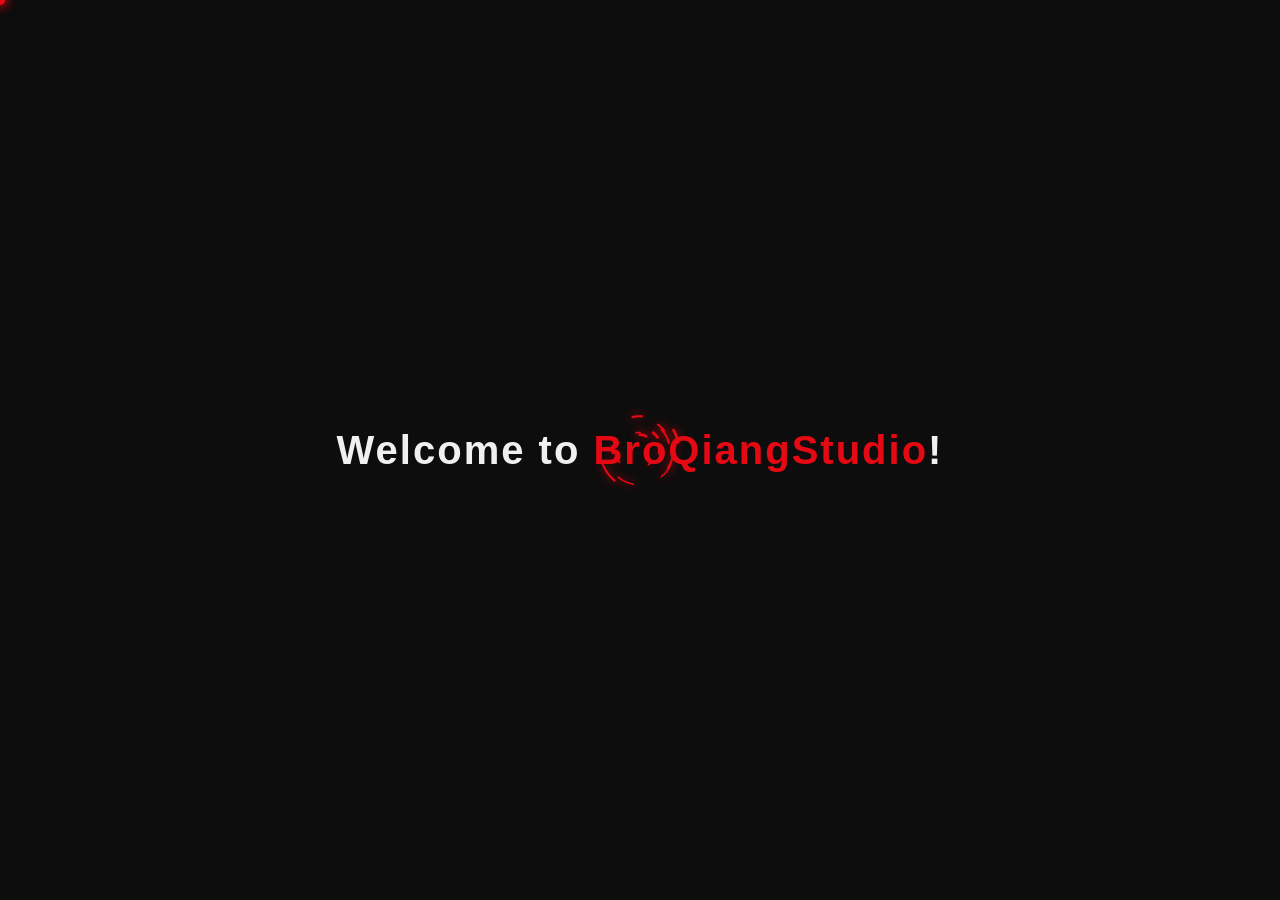
<file: index.html>
<!DOCTYPE html>
<html lang="zh-TW" data-theme="dark">
<head>
    <meta charset="UTF-8">
    <meta name="viewport" content="width=device-width, initial-scale=1.0">
    <title data-i18n="page_title_home">首頁 | BroQiangStudio</title>
    <link rel="icon" href="Pictures/ProfilePicture.jpg" type="image/jpeg">
    <link rel="stylesheet" href="style.css">
    
    <!-- 👇 就是這裡原本被你不小心刪壞了，我幫你補回完美的 <style> 標籤 -->
    <style>
        html, body {
            height: 100%;
            padding: 0;
            margin: 0;
            background-color: black;
        }
        canvas {
            position: absolute;
            width: 100%;
            height: 100%;
        }
    </style>
</head>
<body>
    <!-- ==================== 開屏動畫與攔截器 ==================== -->
    <div id="welcome-screen">
        <h1 class="welcome-text" id="welcome-text"></h1>
    </div>
    
    <div id="splash-screen">
      <div class="splash-loader"></div>
      <div class="splash-text" id="splash-text">INITIALIZING...</div>
    </div>
    
    <script>
      (function() {
        const savedTheme = localStorage.getItem('preferredTheme') || 'dark'; document.documentElement.setAttribute('data-theme', savedTheme);
        const savedColor = localStorage.getItem('preferredColor') || '#e50914'; document.documentElement.style.setProperty('--accent-color', savedColor);
        const savedPerf = localStorage.getItem('performanceMode') || 'high'; document.documentElement.setAttribute('data-performance', savedPerf);
        document.documentElement.classList.add('splash-active');
        
        let lang = localStorage.getItem('preferredLang');
        if (!lang) {
            const navLang = navigator.language.toLowerCase();
            if (navLang.includes('zh-tw') || navLang.includes('zh-hk')) lang = 'zh-TW';
            else if (navLang.includes('zh')) lang = 'zh-CN'; 
            else if (navLang.includes('ms') || navLang.includes('id')) lang = 'ms'; 
            else lang = 'en';
            localStorage.setItem('preferredLang', lang);
        }

        const splashText = document.getElementById('splash-text');
        const welcomeScreen = document.getElementById('welcome-screen');
        const welcomeText = document.getElementById('welcome-text');
        
        // 判斷狀態的雙重保險
        const isFirstTimeVisitor = !localStorage.getItem('hasVisitedBroQiang'); // 是否這輩子第一次來
        const isNewSession = !sessionStorage.getItem('siteInitialized'); // 是否為本次「剛打開網站」
        
        // 傳遞給 script.js 決定要不要播完整動畫
        window.showWelcome = isNewSession; 
        const bqStyled = '<span style="color: var(--accent-color);">BroQiangStudio</span>';

        if (isNewSession) {
            // 【只要是這次剛打開網站，就播迎賓動畫！】
            if (isFirstTimeVisitor) {
                // 1. 全新用戶：歡迎光臨
                if (lang === 'zh-TW') welcomeText.innerHTML = `歡迎光臨進入 ${bqStyled} 的網站！`;
                else if (lang === 'zh-CN') welcomeText.innerHTML = `欢迎光临进入 ${bqStyled} 的网站！`;
                else if (lang === 'ms') welcomeText.innerHTML = `Selamat Datang ke Laman Web ${bqStyled}!`;
                else welcomeText.innerHTML = `Welcome to ${bqStyled}!`;
            } else {
                // 2. 老用戶回歸：歡迎回到
                if (lang === 'zh-TW') welcomeText.innerHTML = `歡迎回到 ${bqStyled} 的網站！`;
                else if (lang === 'zh-CN') welcomeText.innerHTML = `欢迎回到 ${bqStyled} 的网站！`;
                else if (lang === 'ms') welcomeText.innerHTML = `Selamat Kembali ke Laman Web ${bqStyled}!`;
                else welcomeText.innerHTML = `Welcome back to ${bqStyled}!`;
            }

            if (splashText) {
                splashText.setAttribute('data-i18n', 'initializing');
                if (lang === 'zh-TW') splashText.textContent = '網站初始化中...';
                else if (lang === 'zh-CN') splashText.textContent = '网站初始化中...';
                else if (lang === 'ms') splashText.textContent = 'MEMULAKAN...';
                else splashText.textContent = 'INITIALIZING...';
            }
        } else {
            // 【已經在網站內部點擊按鈕切換頁面】：直接隱藏迎賓畫面，快速通關
            if (welcomeScreen) welcomeScreen.style.display = 'none';
            if (splashText) {
                splashText.setAttribute('data-i18n', 'loading');
                if (lang === 'zh-TW') splashText.textContent = '載入中...';
                else if (lang === 'zh-CN') splashText.textContent = '加载中...';
                else if (lang === 'ms') splashText.textContent = 'MEMUATKAN...';
                else splashText.textContent = 'LOADING...';
            }
        }
      })();
    </script>
    <!-- ==================== 開屏動畫結束 ==================== -->

    <header class="top-bar">
        <button class="menu-btn" id="menuBtn">☰</button>
        <nav class="desktop-nav">
            <a href="index.html" class="active" data-i18n="nav_about">關於我</a>
            <a href="resume.html" data-i18n="nav_resume">專業履歷</a>
            <a href="portfolio.html" data-i18n="nav_portfolio">作品集</a>
            <a href="games.html" data-i18n="nav_games">遊戲日常</a>
        </nav>
        <div class="top-right-controls">
            <a href="about-me.html" class="intro-btn" data-i18n="intro_btn">了解更多</a>
            <div class="settings-wrapper desktop-only">
                <button class="settings-icon-btn" id="desktopSettingsBtn">⚙️</button>
                <div class="settings-dropdown" id="desktopDropdown">
                    <select class="lang-selector">
                        <option value="zh-TW">繁體中文</option>
                        <option value="zh-CN">简体中文</option>
                        <option value="en">English</option>
                        <option value="ms">Bahasa Melayu</option>
                    </select>
                    <button class="theme-toggle-btn"><span class="theme-icon">☀️</span> <span class="theme-text">日間模式</span></button>
                    <button class="sound-toggle-btn"><span class="sound-icon">🔇</span> <span class="sound-text">聲音：靜音</span></button>
                    <button class="perf-toggle-btn"><span class="perf-icon">⚡</span> <span class="perf-text" data-i18n="perf_high">效能：極致</span></button>
                    <div class="color-picker-wrapper">
                        <span class="color-picker-title" data-i18n="color_picker_title">主題色</span>
                        <div class="color-dots">
                            <span class="color-dot" data-color="#e50914" style="background: #e50914;" title="Bugatti Red"></span>
                            <span class="color-dot" data-color="#ff9800" style="background: #ff9800;" title="Lambo Orange"></span>
                            <span class="color-dot" data-color="#00bcd4" style="background: #00bcd4;" title="Tech Blue"></span>
                            <span class="color-dot" data-color="#4caf50" style="background: #4caf50;" title="Eco Green"></span>
                        </div>
                    </div>
                    <button class="reset-btn" data-i18n="reset_btn">🔄 恢復預設</button>
                </div>
            </div>
        </div>
    </header>

    <aside class="sidebar" id="sidebar">
        <div class="sidebar-header">
            <h2 class="sidebar-title" data-i18n="sidebar_menu">選單</h2>
            <button class="close-btn" id="closeBtn">×</button>
        </div>
        <nav class="sidebar-nav">
            <a href="index.html" class="active" data-i18n="nav_about">關於我</a>
            <a href="resume.html" data-i18n="nav_resume">專業履歷</a>
            <a href="portfolio.html" data-i18n="nav_portfolio">作品集</a>
            <a href="games.html" data-i18n="nav_games">遊戲日常</a>
        </nav>
        <div class="settings-wrapper mobile-only mobile-settings">
            <div class="settings-dropdown" id="mobileDropdown">
                <select class="lang-selector">
                    <option value="zh-TW">繁體中文</option>
                    <option value="zh-CN">简体中文</option>
                    <option value="en">English</option>
                    <option value="ms">Bahasa Melayu</option>
                </select>
                <button class="theme-toggle-btn"><span class="theme-icon">☀️</span> <span class="theme-text">日間模式</span></button>
                <button class="sound-toggle-btn"><span class="sound-icon">🔇</span> <span class="sound-text">聲音：靜音</span></button>
                <button class="perf-toggle-btn"><span class="perf-icon">⚡</span> <span class="perf-text" data-i18n="perf_high">效能：極致</span></button>
                <div class="color-picker-wrapper">
                    <span class="color-picker-title" data-i18n="color_picker_title">主題色</span>
                    <div class="color-dots">
                        <span class="color-dot" data-color="#e50914" style="background: #e50914;" title="Bugatti Red"></span>
                        <span class="color-dot" data-color="#ff9800" style="background: #ff9800;" title="Lambo Orange"></span>
                        <span class="color-dot" data-color="#00bcd4" style="background: #00bcd4;" title="Tech Blue"></span>
                        <span class="color-dot" data-color="#4caf50" style="background: #4caf50;" title="Eco Green"></span>
                    </div>
                </div>
                <button class="reset-btn" data-i18n="reset_btn">🔄 恢復預設</button>
            </div>
            <button class="settings-icon-btn" id="mobileSettingsBtn">⚙️</button>
        </div>
    </aside>

    <main class="hero-section">
        <div class="hero-bg">
            <!-- 這裡是你的影片背景設定 -->
            <video id="bgVideo" src="Videos/cherry-blossoms-python.mp4" autoplay loop muted playsinline></video>
            <div class="overlay"></div>
        </div>
        <div class="hero-content">
            <img src="Pictures/ProfilePicture.jpg" alt="Avatar" class="profile-pic">
            <h1 data-i18n="hero_title">嗨，我是強某！</h1>
            <p class="subtitle" data-i18n="hero_subtitle">熱愛用程式解決問題的開發者 / 喜歡用設計說故事的創作者。</p>
            
            <div class="visitor-stats">
                <span class="stat-item">
                    <i class="icon">👁️</i> <span data-i18n="stat_daily">今日訪客：</span><strong id="daily-visitors">0</strong>
                </span>
                <span class="divider">|</span>
                <span class="stat-item">
                    <i class="icon">🚀</i> <span data-i18n="stat_total">歷史總量：</span><strong id="total-visitors">0</strong>
                </span>
            </div>
        </div>
    </main>

    <script src="script.js"></script>
</body>
</html>
</file>
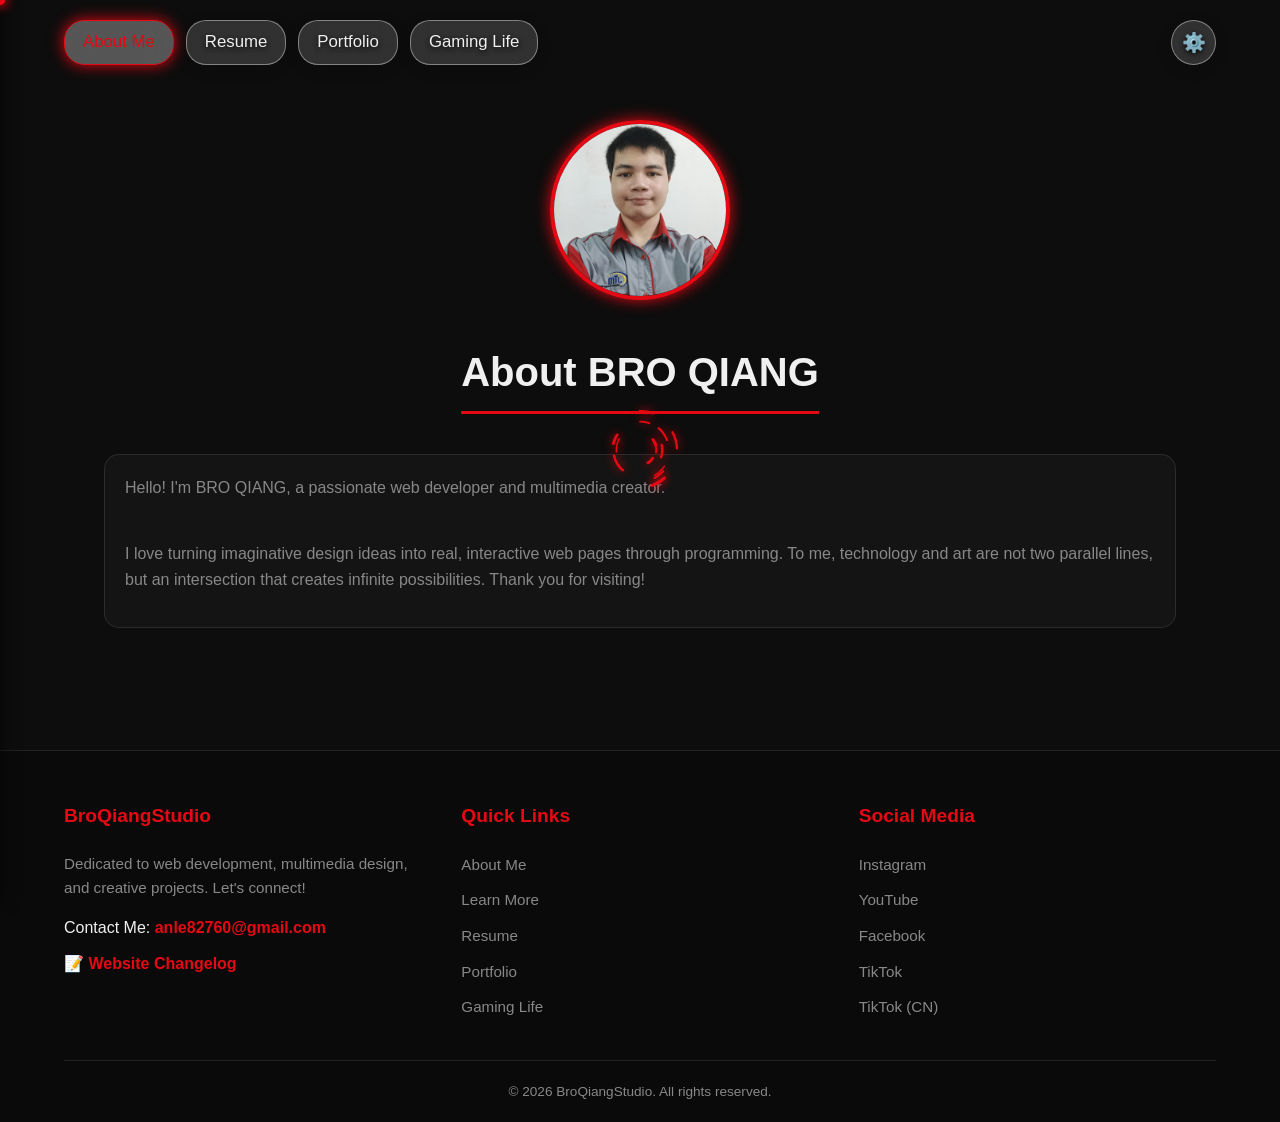
<file: about-me.html>
<!DOCTYPE html>
<html lang="zh-TW" data-theme="dark">
<head>
    <meta charset="UTF-8">
    <meta name="viewport" content="width=device-width, initial-scale=1.0">
    <title data-i18n="page_title_about">關於我 | BroQiangStudio</title>
    <link rel="icon" href="Pictures/ProfilePicture.jpg" type="image/jpeg">
    <link rel="stylesheet" href="style.css">
</head>
<body>
    <!-- ==================== 開屏動畫與攔截器 ==================== -->
    <div id="splash-screen">
      <div class="splash-loader"></div>
      <div class="splash-text" id="splash-text">INITIALIZING...</div>
    </div>
    <script>
      (function() {
        const savedTheme = localStorage.getItem('preferredTheme') || 'dark';
        document.documentElement.setAttribute('data-theme', savedTheme);
        const savedColor = localStorage.getItem('preferredColor') || '#e50914';
        document.documentElement.style.setProperty('--accent-color', savedColor);
        const savedPerf = localStorage.getItem('performanceMode') || 'high';
        document.documentElement.setAttribute('data-performance', savedPerf);
        document.documentElement.classList.add('splash-active');
        
        const lang = localStorage.getItem('preferredLang') || 'zh-TW';
        const splashText = document.getElementById('splash-text');
        if (splashText) {
          const isInitialized = sessionStorage.getItem('siteInitialized');
          if (!isInitialized) {
            splashText.setAttribute('data-i18n', 'initializing');
            if (lang === 'zh-TW') splashText.textContent = '網站初始化中...';
            else if (lang === 'zh-CN') splashText.textContent = '网站初始化中...';
            else if (lang === 'ms') splashText.textContent = 'MEMULAKAN...';
            else splashText.textContent = 'INITIALIZING...';
            sessionStorage.setItem('siteInitialized', 'true');
          } else {
            splashText.setAttribute('data-i18n', 'loading');
            if (lang === 'zh-TW') splashText.textContent = '載入中...';
            else if (lang === 'zh-CN') splashText.textContent = '加载中...';
            else if (lang === 'ms') splashText.textContent = 'MEMUATKAN...';
            else splashText.textContent = 'LOADING...';
          }
        }
      })();
    </script>
    <!-- ==================== 開屏動畫結束 ==================== -->

    <header class="top-bar">
        <button class="menu-btn" id="menuBtn">☰</button>
        <nav class="desktop-nav">
            <a href="index.html" class="active" data-i18n="nav_about">關於我</a>
            <a href="resume.html" data-i18n="nav_resume">專業履歷</a>
            <a href="portfolio.html" data-i18n="nav_portfolio">作品集</a>
            <a href="games.html" data-i18n="nav_games">遊戲日常</a>
        </nav>
        <div class="top-right-controls">
            <div class="settings-wrapper desktop-only">
                <button class="settings-icon-btn" id="desktopSettingsBtn">⚙️</button>
                <div class="settings-dropdown" id="desktopDropdown">
                    <select class="lang-selector">
                        <option value="zh-TW">繁體中文</option>
                        <option value="zh-CN">简体中文</option>
                        <option value="en">English</option>
                        <option value="ms">Bahasa Melayu</option>
                    </select>
                    <button class="theme-toggle-btn"><span class="theme-icon">☀️</span> <span class="theme-text">日間模式</span></button>
                    <button class="sound-toggle-btn"><span class="sound-icon">🔇</span> <span class="sound-text">聲音：靜音</span></button>
                    <button class="perf-toggle-btn"><span class="perf-icon">⚡</span> <span class="perf-text" data-i18n="perf_high">效能：極致</span></button>
                    <div class="color-picker-wrapper">
                        <span class="color-picker-title" data-i18n="color_picker_title">主題色</span>
                        <div class="color-dots">
                            <span class="color-dot" data-color="#e50914" style="background: #e50914;" title="Bugatti Red"></span>
                            <span class="color-dot" data-color="#ff9800" style="background: #ff9800;" title="Lambo Orange"></span>
                            <span class="color-dot" data-color="#00bcd4" style="background: #00bcd4;" title="Tech Blue"></span>
                            <span class="color-dot" data-color="#4caf50" style="background: #4caf50;" title="Eco Green"></span>
                        </div>
                    </div>
                    <button class="reset-btn" data-i18n="reset_btn">🔄 恢復預設</button>
                </div>
            </div>
        </div>
    </header>

    <aside class="sidebar" id="sidebar">
        <div class="sidebar-header">
            <h2 class="sidebar-title" data-i18n="sidebar_menu">選單</h2>
            <button class="close-btn" id="closeBtn">×</button>
        </div>
        <nav class="sidebar-nav">
            <a href="index.html" class="active" data-i18n="nav_about">關於我</a>
            <a href="resume.html" data-i18n="nav_resume">專業履歷</a>
            <a href="portfolio.html" data-i18n="nav_portfolio">作品集</a>
            <a href="games.html" data-i18n="nav_games">遊戲日常</a>
        </nav>
        <div class="settings-wrapper mobile-only mobile-settings">
            <div class="settings-dropdown" id="mobileDropdown">
                <select class="lang-selector">
                    <option value="zh-TW">繁體中文</option>
                    <option value="zh-CN">简体中文</option>
                    <option value="en">English</option>
                    <option value="ms">Bahasa Melayu</option>
                </select>
                <button class="theme-toggle-btn"><span class="theme-icon">☀️</span> <span class="theme-text">日間模式</span></button>
                <button class="sound-toggle-btn"><span class="sound-icon">🔇</span> <span class="sound-text">聲音：靜音</span></button>
                <button class="perf-toggle-btn"><span class="perf-icon">⚡</span> <span class="perf-text" data-i18n="perf_high">效能：極致</span></button>
                <div class="color-picker-wrapper">
                    <span class="color-picker-title" data-i18n="color_picker_title">主題色</span>
                    <div class="color-dots">
                        <span class="color-dot" data-color="#e50914" style="background: #e50914;" title="Bugatti Red"></span>
                        <span class="color-dot" data-color="#ff9800" style="background: #ff9800;" title="Lambo Orange"></span>
                        <span class="color-dot" data-color="#00bcd4" style="background: #00bcd4;" title="Tech Blue"></span>
                        <span class="color-dot" data-color="#4caf50" style="background: #4caf50;" title="Eco Green"></span>
                    </div>
                </div>
                <button class="reset-btn" data-i18n="reset_btn">🔄 恢復預設</button>
            </div>
            <button class="settings-icon-btn" id="mobileSettingsBtn">⚙️</button>
        </div>
    </aside>

    <main class="page-content">
        <div style="display: flex; justify-content: center; margin-bottom: 20px;">
            <img src="Pictures/ProfilePicture.jpg" alt="Avatar" class="profile-pic">
        </div>
        <h2 class="section-title" data-i18n="about_header">關於強某</h2>
        
        <div class="card card-large">
            <p data-i18n="about_content_1"></p>
            <br>
            <p data-i18n="about_content_2"></p>
        </div>
    </main>

    <footer class="site-footer">
        <div class="footer-container">
            <div class="footer-col">
                <h4 data-i18n="footer_title_1">BroQiangStudio</h4>
                <p data-i18n="footer_desc">致力於網頁開發、多媒體設計與創意專案。歡迎與我聯繫交流！</p>
                <div class="footer-contact">
                    <span data-i18n="footer_contact">聯繫我：</span> 
                    <a href="mailto:anle82760@gmail.com" class="footer-email">anle82760@gmail.com</a>
                </div>
                <!-- 🔥 新增的網站更新日誌按鈕 -->
                <div class="footer-contact" style="margin-top: 10px;">
                    <span>📝 </span> 
                    <a href="https://drive.google.com/drive/folders/1pMI8o289JZFcf7sja1HuuedJWDn_rJfN?usp=drive_link" target="_blank" class="footer-email" data-i18n="footer_changelog">網站更新日誌 (Changelog)</a>
                </div>
            </div>
            <div class="footer-col">
                <h4 data-i18n="footer_title_2">快速導覽</h4>
                <ul>
                    <li><a href="index.html" data-i18n="nav_about">關於我</a></li>
                    <li><a href="about-me.html" data-i18n="intro_btn">了解更多</a></li>
                    <li><a href="resume.html" data-i18n="nav_resume">專業履歷</a></li>
                    <li><a href="portfolio.html" data-i18n="nav_portfolio">作品集</a></li>
                    <li><a href="games.html" data-i18n="nav_games">遊戲日常</a></li>
                </ul>
            </div>
            <div class="footer-col">
                <h4 data-i18n="footer_title_3">社群平台</h4>
                <ul>
                    <li><a href="https://www.instagram.com/broqiang2007/" target="_blank" data-i18n="social_ig">Instagram</a></li>
                    <li><a href="https://www.youtube.com/@BroQiang2007" target="_blank" data-i18n="social_yt">YouTube</a></li>
                    <li><a href="https://www.facebook.com/profile.php?id=100078734915993" target="_blank" data-i18n="social_fb">Facebook</a></li>
                    <li><a href="https://www.tiktok.com/@broqiang2007" target="_blank" data-i18n="social_tk">TikTok</a></li>
                    <li><a href="https://v.douyin.com/iPabwSbo/" target="_blank" data-i18n="social_dy">抖音</a></li>
                </ul>
            </div>
        </div>
        <div class="footer-bottom">
            <p>&copy; 2026 BroQiangStudio. All rights reserved.</p>
        </div>
    </footer>

    <script src="script.js"></script>
</body>
</html>
</file>
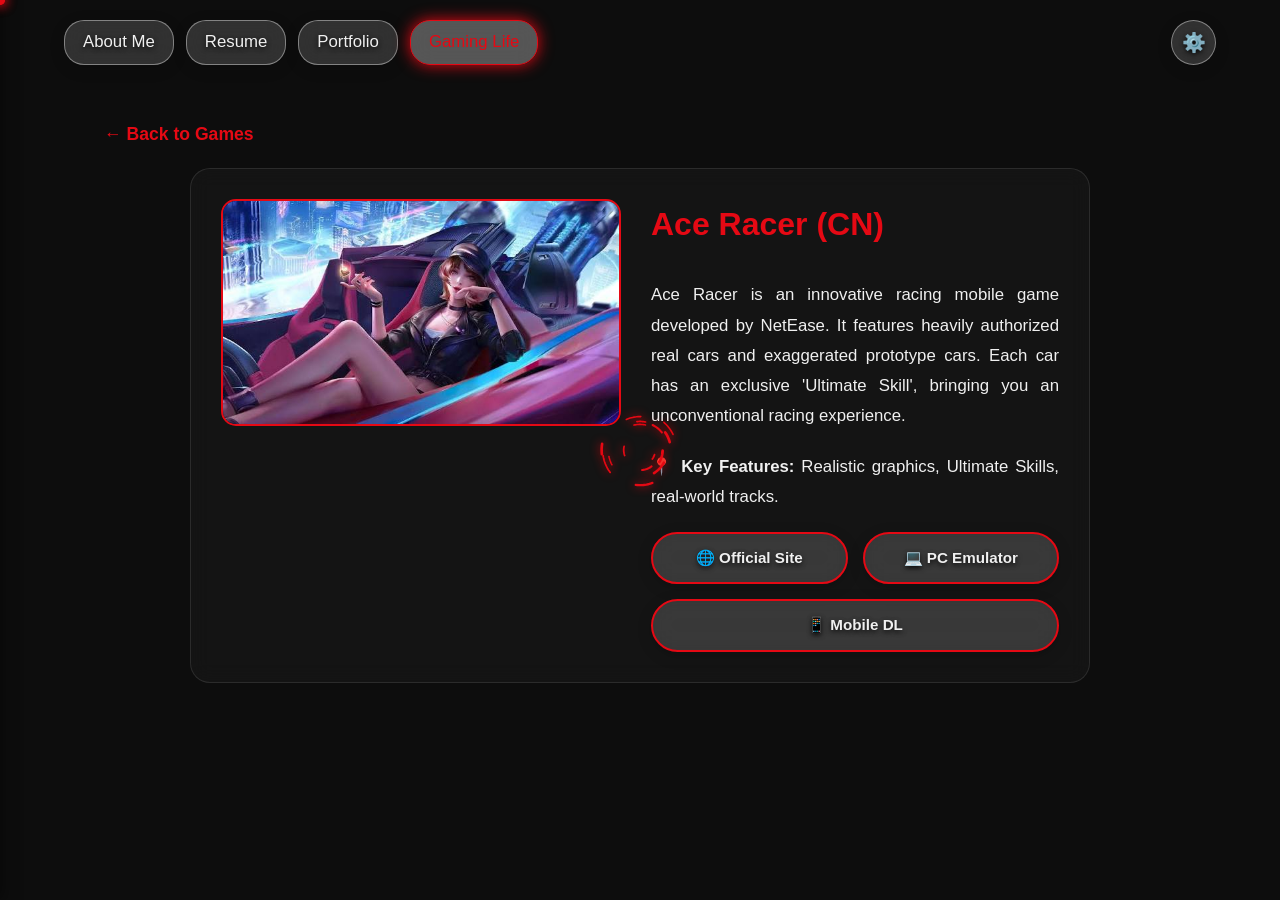
<file: game-aceracer.html>
<!DOCTYPE html>
<html lang="zh-TW" data-theme="dark">
<head>
    <meta charset="UTF-8">
    <meta name="viewport" content="width=device-width, initial-scale=1.0">
    <title>王牌競速 | 遊戲詳情</title>
    <link rel="icon" href="Pictures/ProfilePicture.jpg" type="image/jpeg">
    <link rel="stylesheet" href="style.css">
    <style>
        .game-detail-container { display: flex; flex-direction: column; gap: 30px; max-width: 900px; margin: 0 auto; background: var(--card-bg); border: 1px solid var(--border-color); border-radius: 20px; padding: 30px; backdrop-filter: blur(10px); }
        @media (min-width: 768px) { .game-detail-container { flex-direction: row; } }
        /* 專門為詳情頁設計的隱藏影片卡片，完美觸發 script.js 的懸停機制 */
        .detail-image-card { padding: 0 !important; border: 2px solid var(--accent-color) !important; background: transparent !important; width: 100%; max-width: 400px; margin: 0 auto; box-shadow: none !important; }
        .detail-image-card:hover { transform: scale(1.02) !important; box-shadow: 0 0 20px var(--accent-color) !important; }
        .detail-image-card .reveal-img-wrapper { margin-bottom: 0; border-radius: 13px; }
        
        .game-info { flex: 1; display: flex; flex-direction: column; gap: 20px; }
        .game-info h3 { font-size: 2rem; color: var(--accent-color); margin-bottom: 10px; }
        .game-info p { color: var(--text-color); font-size: 1.05rem; line-height: 1.8; }
        .download-links { display: flex; flex-wrap: wrap; gap: 15px; margin-top: auto; }
        .download-links .intro-btn { flex: 1; text-align: center; min-width: 140px; padding: 12px 10px; font-size: 0.95rem; display: flex; justify-content: center; align-items: center; }
    </style>
</head>
<body>
    <!-- 開屏動畫 -->
    <div id="splash-screen">
      <div class="splash-loader"></div>
      <div class="splash-text" id="splash-text">INITIALIZING...</div>
    </div>
    <script>
      (function() {
        const savedTheme = localStorage.getItem('preferredTheme') || 'dark'; document.documentElement.setAttribute('data-theme', savedTheme);
        const savedColor = localStorage.getItem('preferredColor') || '#e50914'; document.documentElement.style.setProperty('--accent-color', savedColor);
        const savedPerf = localStorage.getItem('performanceMode') || 'high'; document.documentElement.setAttribute('data-performance', savedPerf);
        document.documentElement.classList.add('splash-active');
        let lang = localStorage.getItem('preferredLang');
        if (!lang) {
            const navLang = navigator.language.toLowerCase();
            if (navLang.includes('zh-tw') || navLang.includes('zh-hk')) lang = 'zh-TW';
            else if (navLang.includes('zh')) lang = 'zh-CN'; else if (navLang.includes('ms') || navLang.includes('id')) lang = 'ms'; else lang = 'en';
            localStorage.setItem('preferredLang', lang);
        }
        const splashText = document.getElementById('splash-text');
        if (splashText) {
          const isInit = sessionStorage.getItem('siteInitialized');
          splashText.setAttribute('data-i18n', isInit ? 'loading' : 'initializing');
          if (lang === 'zh-TW') splashText.textContent = isInit ? '載入中...' : '系統初始化中...';
          else if (lang === 'zh-CN') splashText.textContent = isInit ? '加载中...' : '系统初始化中...';
          else if (lang === 'ms') splashText.textContent = isInit ? 'MEMUATKAN...' : 'MEMULAKAN...';
          else splashText.textContent = isInit ? 'LOADING...' : 'INITIALIZING...';
          if (!isInit) sessionStorage.setItem('siteInitialized', 'true');
        }
      })();
    </script>

    <!-- 頂部導覽與完整設定 -->
    <header class="top-bar">
        <button class="menu-btn" id="menuBtn">☰</button>
        <nav class="desktop-nav">
            <a href="index.html" data-i18n="nav_about">關於我</a>
            <a href="resume.html" data-i18n="nav_resume">專業履歷</a>
            <a href="portfolio.html" data-i18n="nav_portfolio">作品集</a>
            <a href="games.html" class="active" data-i18n="nav_games">遊戲日常</a>
        </nav>
        <div class="top-right-controls">
            <div class="settings-wrapper desktop-only">
                <button class="settings-icon-btn" id="desktopSettingsBtn">⚙️</button>
                <div class="settings-dropdown" id="desktopDropdown">
                    <select class="lang-selector">
                        <option value="zh-TW">繁體中文</option>
                        <option value="zh-CN">简体中文</option>
                        <option value="en">English</option>
                        <option value="ms">Bahasa Melayu</option>
                    </select>
                    <button class="theme-toggle-btn"><span class="theme-icon">☀️</span> <span class="theme-text">日間模式</span></button>
                    <button class="sound-toggle-btn"><span class="sound-icon">🔇</span> <span class="sound-text">聲音：靜音</span></button>
                    <button class="perf-toggle-btn"><span class="perf-icon">⚡</span> <span class="perf-text" data-i18n="perf_high">效能：極致</span></button>
                    <div class="color-picker-wrapper">
                        <span class="color-picker-title" data-i18n="color_picker_title">主題色</span>
                        <div class="color-dots">
                            <span class="color-dot" data-color="#e50914" style="background: #e50914;" title="Bugatti Red"></span>
                            <span class="color-dot" data-color="#ff9800" style="background: #ff9800;" title="Lambo Orange"></span>
                            <span class="color-dot" data-color="#00bcd4" style="background: #00bcd4;" title="Tech Blue"></span>
                            <span class="color-dot" data-color="#4caf50" style="background: #4caf50;" title="Eco Green"></span>
                        </div>
                    </div>
                    <button class="reset-btn" data-i18n="reset_btn">🔄 恢復預設</button>
                </div>
            </div>
        </div>
    </header>

    <!-- 手機版側邊欄 -->
    <aside class="sidebar" id="sidebar">
        <div class="sidebar-header">
            <h2 class="sidebar-title" data-i18n="sidebar_menu">選單</h2>
            <button class="close-btn" id="closeBtn">×</button>
        </div>
        <nav class="sidebar-nav">
            <a href="index.html" data-i18n="nav_about">關於我</a>
            <a href="resume.html" data-i18n="nav_resume">專業履歷</a>
            <a href="portfolio.html" data-i18n="nav_portfolio">作品集</a>
            <a href="games.html" class="active" data-i18n="nav_games">遊戲日常</a>
        </nav>
        <div class="settings-wrapper mobile-only mobile-settings">
            <div class="settings-dropdown" id="mobileDropdown">
                <select class="lang-selector">
                    <option value="zh-TW">繁體中文</option>
                    <option value="zh-CN">简体中文</option>
                    <option value="en">English</option>
                    <option value="ms">Bahasa Melayu</option>
                </select>
                <button class="theme-toggle-btn"><span class="theme-icon">☀️</span> <span class="theme-text">日間模式</span></button>
                <button class="sound-toggle-btn"><span class="sound-icon">🔇</span> <span class="sound-text">聲音：靜音</span></button>
                <button class="perf-toggle-btn"><span class="perf-icon">⚡</span> <span class="perf-text" data-i18n="perf_high">效能：極致</span></button>
                <div class="color-picker-wrapper">
                    <span class="color-picker-title" data-i18n="color_picker_title">主題色</span>
                    <div class="color-dots">
                        <span class="color-dot" data-color="#e50914" style="background: #e50914;" title="Bugatti Red"></span>
                        <span class="color-dot" data-color="#ff9800" style="background: #ff9800;" title="Lambo Orange"></span>
                        <span class="color-dot" data-color="#00bcd4" style="background: #00bcd4;" title="Tech Blue"></span>
                        <span class="color-dot" data-color="#4caf50" style="background: #4caf50;" title="Eco Green"></span>
                    </div>
                </div>
                <button class="reset-btn" data-i18n="reset_btn">🔄 恢復預設</button>
            </div>
            <button class="settings-icon-btn" id="mobileSettingsBtn">⚙️</button>
        </div>
    </aside>
    
    <main class="page-content">
        <a href="games.html" class="btn-link" style="margin-bottom: 20px; display: inline-block; font-size: 1.1rem;" data-i18n="detail_back">← 返回遊戲列表</a>
        <div class="game-detail-container">
            <div class="card detail-image-card">
                <div class="reveal-img-wrapper">
                    <img src="Pictures/ace-racer.jpg" alt="王牌競速" class="img-front">
                    <video src="Videos/ace-racer-dancing.mp4" class="media-back" loop muted playsinline></video>
                </div>
            </div>
            <div class="game-info">
                <h3 data-i18n="game_1_title">王牌競速 (國服版)</h3>
                <p data-i18n="g1_p1">《王牌競速》是一款由網易遊戲開發的寫實風格創新賽車手遊。遊戲內不僅擁有海量授權真車，更有造型誇張的試製車。每台車都擁有專屬的「王牌技能」，讓你在賽道上體驗閃現穿牆、變身劍客等顛覆傳統的競速快感。</p>
                <p data-i18n="g1_p2">📍 <strong>特色亮點：</strong> 寫實畫風、專屬大招、豐富的世界實景賽道。</p>
                <div class="download-links">
                    <a href="https://race.163.com/" target="_blank" class="intro-btn" data-i18n="btn_website">🌐 官方網站</a>
                    <a href="https://race.163.com/" target="_blank" class="intro-btn" data-i18n="btn_pc_emu">💻 PC 模擬器版</a>
                    <a href="https://race.163.com/" target="_blank" class="intro-btn" data-i18n="btn_mobile">📱 手機版下載</a>
                </div>
            </div>
        </div>
    </main>
    
    <script src="script.js"></script>
</body>
</html>
</file>
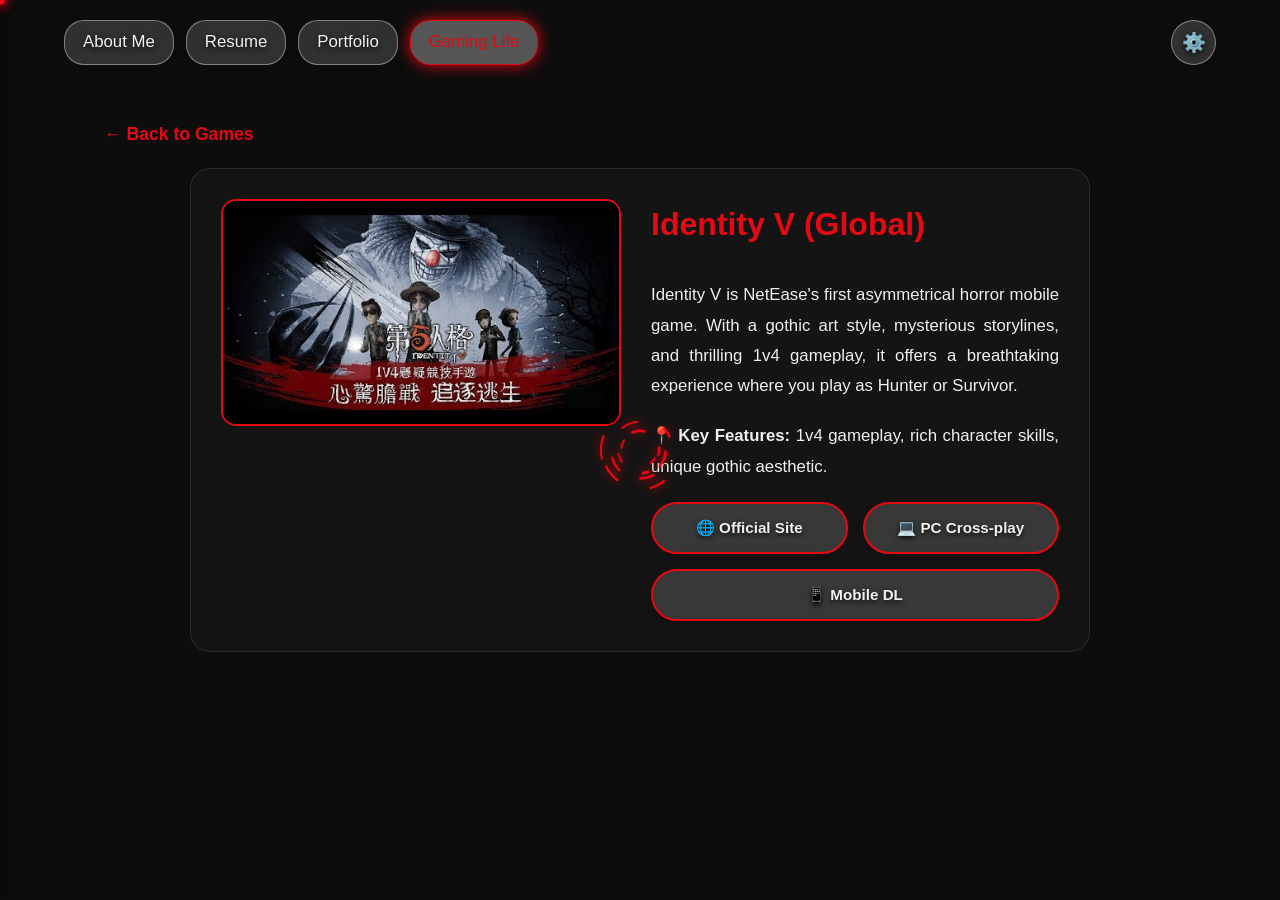
<file: game-idv.html>
<!DOCTYPE html>
<html lang="zh-TW" data-theme="dark">
<head>
    <meta charset="UTF-8">
    <meta name="viewport" content="width=device-width, initial-scale=1.0">
    <title>第五人格 | 遊戲詳情</title>
    <link rel="icon" href="Pictures/ProfilePicture.jpg" type="image/jpeg">
    <link rel="stylesheet" href="style.css">
    <style>
        .game-detail-container { display: flex; flex-direction: column; gap: 30px; max-width: 900px; margin: 0 auto; background: var(--card-bg); border: 1px solid var(--border-color); border-radius: 20px; padding: 30px; backdrop-filter: blur(10px); }
        @media (min-width: 768px) { .game-detail-container { flex-direction: row; } }
        .detail-image-card { padding: 0 !important; border: 2px solid var(--accent-color) !important; background: transparent !important; width: 100%; max-width: 400px; margin: 0 auto; box-shadow: none !important; }
        .detail-image-card:hover { transform: scale(1.02) !important; box-shadow: 0 0 20px var(--accent-color) !important; }
        .detail-image-card .reveal-img-wrapper { margin-bottom: 0; border-radius: 13px; }
        
        .game-info { flex: 1; display: flex; flex-direction: column; gap: 20px; }
        .game-info h3 { font-size: 2rem; color: var(--accent-color); margin-bottom: 10px; }
        .game-info p { color: var(--text-color); font-size: 1.05rem; line-height: 1.8; }
        .download-links { display: flex; flex-wrap: wrap; gap: 15px; margin-top: auto; }
        .download-links .intro-btn { flex: 1; text-align: center; min-width: 140px; padding: 12px 10px; font-size: 0.95rem; display: flex; justify-content: center; align-items: center; }
    </style>
</head>
<body>
    <div id="splash-screen"><div class="splash-loader"></div><div class="splash-text" id="splash-text">INITIALIZING...</div></div>
    <script>
      (function() {
        const savedTheme = localStorage.getItem('preferredTheme') || 'dark'; document.documentElement.setAttribute('data-theme', savedTheme);
        const savedColor = localStorage.getItem('preferredColor') || '#e50914'; document.documentElement.style.setProperty('--accent-color', savedColor);
        const savedPerf = localStorage.getItem('performanceMode') || 'high'; document.documentElement.setAttribute('data-performance', savedPerf);
        document.documentElement.classList.add('splash-active');
        let lang = localStorage.getItem('preferredLang');
        if (!lang) {
            const navLang = navigator.language.toLowerCase();
            if (navLang.includes('zh-tw') || navLang.includes('zh-hk')) lang = 'zh-TW'; else if (navLang.includes('zh')) lang = 'zh-CN'; else if (navLang.includes('ms') || navLang.includes('id')) lang = 'ms'; else lang = 'en';
            localStorage.setItem('preferredLang', lang);
        }
        const splashText = document.getElementById('splash-text');
        if (splashText) {
          const isInit = sessionStorage.getItem('siteInitialized'); splashText.setAttribute('data-i18n', isInit ? 'loading' : 'initializing');
          if (lang === 'zh-TW') splashText.textContent = isInit ? '載入中...' : '系統初始化中...'; else if (lang === 'zh-CN') splashText.textContent = isInit ? '加载中...' : '系统初始化中...'; else if (lang === 'ms') splashText.textContent = isInit ? 'MEMUATKAN...' : 'MEMULAKAN...'; else splashText.textContent = isInit ? 'LOADING...' : 'INITIALIZING...';
          if (!isInit) sessionStorage.setItem('siteInitialized', 'true');
        }
      })();
    </script>

    <header class="top-bar">
        <button class="menu-btn" id="menuBtn">☰</button>
        <nav class="desktop-nav"><a href="index.html" data-i18n="nav_about">關於我</a><a href="resume.html" data-i18n="nav_resume">專業履歷</a><a href="portfolio.html" data-i18n="nav_portfolio">作品集</a><a href="games.html" class="active" data-i18n="nav_games">遊戲日常</a></nav>
        <div class="top-right-controls">
            <div class="settings-wrapper desktop-only">
                <button class="settings-icon-btn" id="desktopSettingsBtn">⚙️</button>
                <div class="settings-dropdown" id="desktopDropdown">
                    <select class="lang-selector"><option value="zh-TW">繁體中文</option><option value="zh-CN">简体中文</option><option value="en">English</option><option value="ms">Bahasa Melayu</option></select>
                    <button class="theme-toggle-btn"><span class="theme-icon">☀️</span> <span class="theme-text">日間模式</span></button>
                    <button class="sound-toggle-btn"><span class="sound-icon">🔇</span> <span class="sound-text">聲音：靜音</span></button>
                    <button class="perf-toggle-btn"><span class="perf-icon">⚡</span> <span class="perf-text" data-i18n="perf_high">效能：極致</span></button>
                    <div class="color-picker-wrapper"><span class="color-picker-title" data-i18n="color_picker_title">主題色</span><div class="color-dots"><span class="color-dot" data-color="#e50914" style="background: #e50914;"></span><span class="color-dot" data-color="#ff9800" style="background: #ff9800;"></span><span class="color-dot" data-color="#00bcd4" style="background: #00bcd4;"></span><span class="color-dot" data-color="#4caf50" style="background: #4caf50;"></span></div></div>
                    <button class="reset-btn" data-i18n="reset_btn">🔄 恢復預設</button>
                </div>
            </div>
        </div>
    </header>

    <aside class="sidebar" id="sidebar">
        <div class="sidebar-header"><h2 class="sidebar-title" data-i18n="sidebar_menu">選單</h2><button class="close-btn" id="closeBtn">×</button></div>
        <nav class="sidebar-nav"><a href="index.html" data-i18n="nav_about">關於我</a><a href="resume.html" data-i18n="nav_resume">專業履歷</a><a href="portfolio.html" data-i18n="nav_portfolio">作品集</a><a href="games.html" class="active" data-i18n="nav_games">遊戲日常</a></nav>
        <div class="settings-wrapper mobile-only mobile-settings">
            <div class="settings-dropdown" id="mobileDropdown">
                <select class="lang-selector"><option value="zh-TW">繁體中文</option><option value="zh-CN">简体中文</option><option value="en">English</option><option value="ms">Bahasa Melayu</option></select>
                <button class="theme-toggle-btn"><span class="theme-icon">☀️</span> <span class="theme-text">日間模式</span></button>
                <button class="sound-toggle-btn"><span class="sound-icon">🔇</span> <span class="sound-text">聲音：靜音</span></button>
                <button class="perf-toggle-btn"><span class="perf-icon">⚡</span> <span class="perf-text" data-i18n="perf_high">效能：極致</span></button>
                <div class="color-picker-wrapper"><span class="color-picker-title" data-i18n="color_picker_title">主題色</span><div class="color-dots"><span class="color-dot" data-color="#e50914" style="background: #e50914;"></span><span class="color-dot" data-color="#ff9800" style="background: #ff9800;"></span><span class="color-dot" data-color="#00bcd4" style="background: #00bcd4;"></span><span class="color-dot" data-color="#4caf50" style="background: #4caf50;"></span></div></div>
                <button class="reset-btn" data-i18n="reset_btn">🔄 恢復預設</button>
            </div>
            <button class="settings-icon-btn" id="mobileSettingsBtn">⚙️</button>
        </div>
    </aside>
    
    <main class="page-content">
        <a href="games.html" class="btn-link" style="margin-bottom: 20px; display: inline-block; font-size: 1.1rem;" data-i18n="detail_back">← 返回遊戲列表</a>
        <div class="game-detail-container">
            <div class="card detail-image-card">
                <div class="reveal-img-wrapper">
                    <img src="Pictures/idv.jpg" alt="第五人格" class="img-front">
                    <video src="Videos/idv-doctor.mp4" class="media-back" loop muted playsinline></video>
                </div>
            </div>
            <div class="game-info">
                <h3 data-i18n="game_2_title">第五人格 (國際服)</h3>
                <p data-i18n="g2_p1">《第五人格》是網易首款非對稱性對抗競技手遊。荒誕的哥德畫風、懸疑燒腦的劇情，以及刺激的 1V4 追逃玩法，帶來全新的遊戲體驗。玩家可以選擇扮演監管者或求生者，在莊園中展開激烈的心理與策略博弈。</p>
                <p data-i18n="g2_p2">📍 <strong>特色亮點：</strong> 1V4 非對稱競技、豐富的角色技能搭配、獨特的懸疑畫風。</p>
                <div class="download-links">
                    <a href="https://idv.163.com/" target="_blank" class="intro-btn" data-i18n="btn_website">🌐 官方網站</a>
                    <a href="https://idv.163.com/" target="_blank" class="intro-btn" data-i18n="btn_pc_sync">💻 PC 互通版</a>
                    <a href="https://idv.163.com/" target="_blank" class="intro-btn" data-i18n="btn_mobile">📱 手機版下載</a>
                </div>
            </div>
        </div>
    </main>
    
    <script src="script.js"></script>
</body>
</html>
</file>
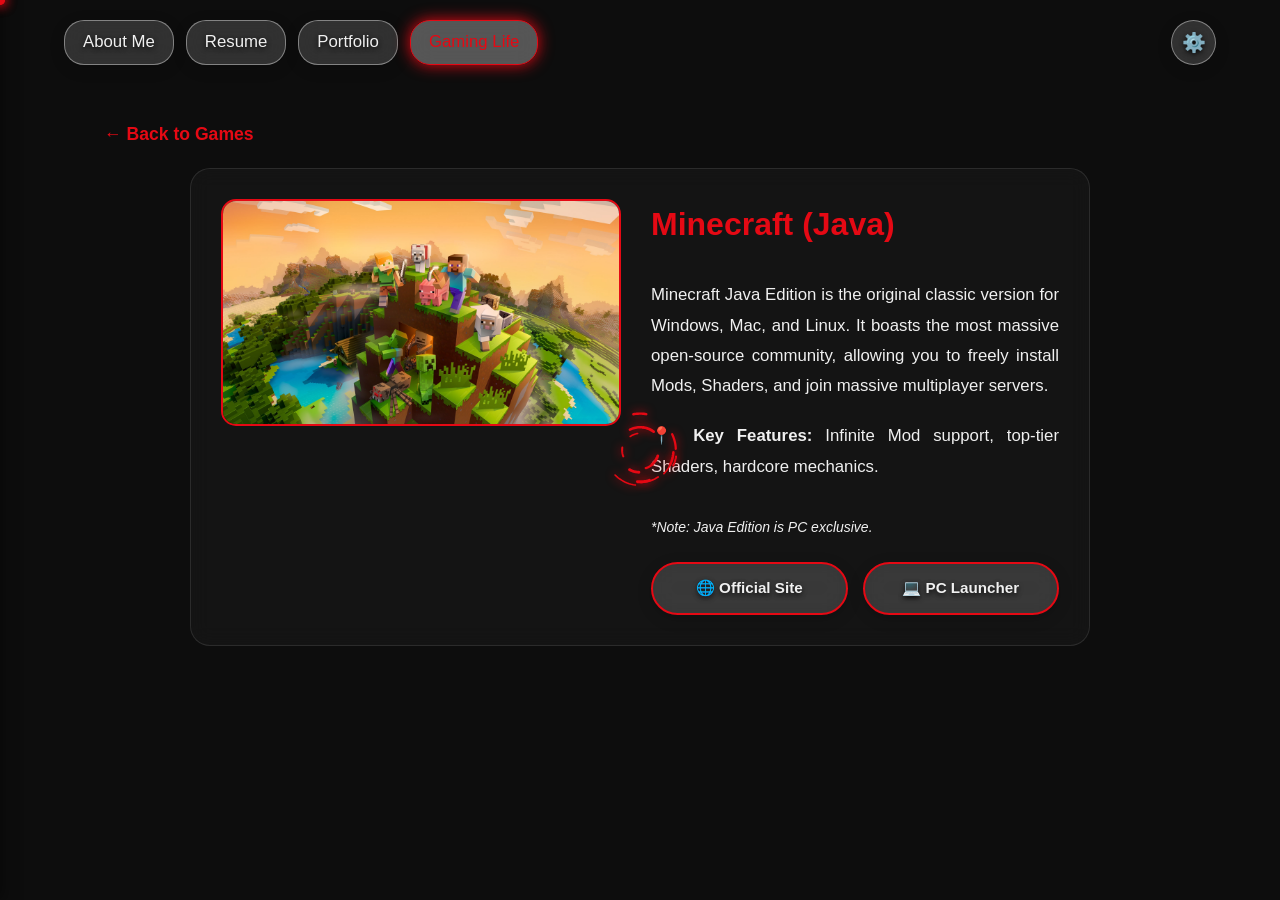
<file: game-mcjava.html>
<!DOCTYPE html>
<html lang="zh-TW" data-theme="dark">
<head>
    <meta charset="UTF-8">
    <meta name="viewport" content="width=device-width, initial-scale=1.0">
    <title>Minecraft Java | 遊戲詳情</title>
    <link rel="icon" href="Pictures/ProfilePicture.jpg" type="image/jpeg">
    <link rel="stylesheet" href="style.css">
    <style>
        .game-detail-container { display: flex; flex-direction: column; gap: 30px; max-width: 900px; margin: 0 auto; background: var(--card-bg); border: 1px solid var(--border-color); border-radius: 20px; padding: 30px; backdrop-filter: blur(10px); }
        @media (min-width: 768px) { .game-detail-container { flex-direction: row; } }
        .detail-image-card { padding: 0 !important; border: 2px solid var(--accent-color) !important; background: transparent !important; width: 100%; max-width: 400px; margin: 0 auto; box-shadow: none !important; }
        .detail-image-card:hover { transform: scale(1.02) !important; box-shadow: 0 0 20px var(--accent-color) !important; }
        .detail-image-card .reveal-img-wrapper { margin-bottom: 0; border-radius: 13px; }
        
        .game-info { flex: 1; display: flex; flex-direction: column; gap: 20px; }
        .game-info h3 { font-size: 2rem; color: var(--accent-color); margin-bottom: 10px; }
        .game-info p { color: var(--text-color); font-size: 1.05rem; line-height: 1.8; }
        .download-links { display: flex; flex-wrap: wrap; gap: 15px; margin-top: auto; }
        .download-links .intro-btn { flex: 1; text-align: center; min-width: 140px; padding: 12px 10px; font-size: 0.95rem; display: flex; justify-content: center; align-items: center; }
    </style>
</head>
<body>
    <div id="splash-screen"><div class="splash-loader"></div><div class="splash-text" id="splash-text">INITIALIZING...</div></div>
    <script>
      (function() {
        const savedTheme = localStorage.getItem('preferredTheme') || 'dark'; document.documentElement.setAttribute('data-theme', savedTheme);
        const savedColor = localStorage.getItem('preferredColor') || '#e50914'; document.documentElement.style.setProperty('--accent-color', savedColor);
        const savedPerf = localStorage.getItem('performanceMode') || 'high'; document.documentElement.setAttribute('data-performance', savedPerf);
        document.documentElement.classList.add('splash-active');
        let lang = localStorage.getItem('preferredLang');
        if (!lang) {
            const navLang = navigator.language.toLowerCase();
            if (navLang.includes('zh-tw') || navLang.includes('zh-hk')) lang = 'zh-TW'; else if (navLang.includes('zh')) lang = 'zh-CN'; else if (navLang.includes('ms') || navLang.includes('id')) lang = 'ms'; else lang = 'en';
            localStorage.setItem('preferredLang', lang);
        }
        const splashText = document.getElementById('splash-text');
        if (splashText) {
          const isInit = sessionStorage.getItem('siteInitialized'); splashText.setAttribute('data-i18n', isInit ? 'loading' : 'initializing');
          if (lang === 'zh-TW') splashText.textContent = isInit ? '載入中...' : '系統初始化中...'; else if (lang === 'zh-CN') splashText.textContent = isInit ? '加载中...' : '系统初始化中...'; else if (lang === 'ms') splashText.textContent = isInit ? 'MEMUATKAN...' : 'MEMULAKAN...'; else splashText.textContent = isInit ? 'LOADING...' : 'INITIALIZING...';
          if (!isInit) sessionStorage.setItem('siteInitialized', 'true');
        }
      })();
    </script>

    <header class="top-bar">
        <button class="menu-btn" id="menuBtn">☰</button>
        <nav class="desktop-nav"><a href="index.html" data-i18n="nav_about">關於我</a><a href="resume.html" data-i18n="nav_resume">專業履歷</a><a href="portfolio.html" data-i18n="nav_portfolio">作品集</a><a href="games.html" class="active" data-i18n="nav_games">遊戲日常</a></nav>
        <div class="top-right-controls">
            <div class="settings-wrapper desktop-only">
                <button class="settings-icon-btn" id="desktopSettingsBtn">⚙️</button>
                <div class="settings-dropdown" id="desktopDropdown">
                    <select class="lang-selector"><option value="zh-TW">繁體中文</option><option value="zh-CN">简体中文</option><option value="en">English</option><option value="ms">Bahasa Melayu</option></select>
                    <button class="theme-toggle-btn"><span class="theme-icon">☀️</span> <span class="theme-text">日間模式</span></button>
                    <button class="sound-toggle-btn"><span class="sound-icon">🔇</span> <span class="sound-text">聲音：靜音</span></button>
                    <button class="perf-toggle-btn"><span class="perf-icon">⚡</span> <span class="perf-text" data-i18n="perf_high">效能：極致</span></button>
                    <div class="color-picker-wrapper"><span class="color-picker-title" data-i18n="color_picker_title">主題色</span><div class="color-dots"><span class="color-dot" data-color="#e50914" style="background: #e50914;"></span><span class="color-dot" data-color="#ff9800" style="background: #ff9800;"></span><span class="color-dot" data-color="#00bcd4" style="background: #00bcd4;"></span><span class="color-dot" data-color="#4caf50" style="background: #4caf50;"></span></div></div>
                    <button class="reset-btn" data-i18n="reset_btn">🔄 恢復預設</button>
                </div>
            </div>
        </div>
    </header>

    <aside class="sidebar" id="sidebar">
        <div class="sidebar-header"><h2 class="sidebar-title" data-i18n="sidebar_menu">選單</h2><button class="close-btn" id="closeBtn">×</button></div>
        <nav class="sidebar-nav"><a href="index.html" data-i18n="nav_about">關於我</a><a href="resume.html" data-i18n="nav_resume">專業履歷</a><a href="portfolio.html" data-i18n="nav_portfolio">作品集</a><a href="games.html" class="active" data-i18n="nav_games">遊戲日常</a></nav>
        <div class="settings-wrapper mobile-only mobile-settings">
            <div class="settings-dropdown" id="mobileDropdown">
                <select class="lang-selector"><option value="zh-TW">繁體中文</option><option value="zh-CN">简体中文</option><option value="en">English</option><option value="ms">Bahasa Melayu</option></select>
                <button class="theme-toggle-btn"><span class="theme-icon">☀️</span> <span class="theme-text">日間模式</span></button>
                <button class="sound-toggle-btn"><span class="sound-icon">🔇</span> <span class="sound-text">聲音：靜音</span></button>
                <button class="perf-toggle-btn"><span class="perf-icon">⚡</span> <span class="perf-text" data-i18n="perf_high">效能：極致</span></button>
                <div class="color-picker-wrapper"><span class="color-picker-title" data-i18n="color_picker_title">主題色</span><div class="color-dots"><span class="color-dot" data-color="#e50914" style="background: #e50914;"></span><span class="color-dot" data-color="#ff9800" style="background: #ff9800;"></span><span class="color-dot" data-color="#00bcd4" style="background: #00bcd4;"></span><span class="color-dot" data-color="#4caf50" style="background: #4caf50;"></span></div></div>
                <button class="reset-btn" data-i18n="reset_btn">🔄 恢復預設</button>
            </div>
            <button class="settings-icon-btn" id="mobileSettingsBtn">⚙️</button>
        </div>
    </aside>
    
    <main class="page-content">
        <a href="games.html" class="btn-link" style="margin-bottom: 20px; display: inline-block; font-size: 1.1rem;" data-i18n="detail_back">← 返回遊戲列表</a>
        <div class="game-detail-container">
            <div class="card detail-image-card">
                <div class="reveal-img-wrapper">
                    <img src="Pictures/mc-java.jpg" alt="Minecraft Java" class="img-front">
                    <video src="Videos/mc-java-intro.mp4" class="media-back" loop muted playsinline></video>
                </div>
            </div>
            <div class="game-info">
                <h3 data-i18n="game_4_title">Minecraft (Java Edition)</h3>
                <p data-i18n="g4_p1">《Minecraft Java版》是遊戲最初、最經典的版本，僅支援 Windows、Mac 和 Linux 電腦遊玩。這個版本擁有全世界最龐大、最活躍的開源社群，你可以自由安裝無數的第三方模組 (Mods)、光影包、材質包，並加入各種大型多人線上伺服器。</p>
                <p data-i18n="g4_p2">📍 <strong>特色亮點：</strong> 豐富的第三方模組支援、頂級光影特效、硬核紅石與生存機制。<br><br><small><i>*註：Java 版為電腦獨佔，無官方手機版本。</i></small></p>
                <div class="download-links">
                    <a href="https://www.minecraft.net/" target="_blank" class="intro-btn" data-i18n="btn_website">🌐 官方網站</a>
                    <a href="https://www.minecraft.net/download" target="_blank" class="intro-btn" data-i18n="btn_pc_launcher">💻 PC 啟動器下載</a>
                </div>
            </div>
        </div>
    </main>
    
    <script src="script.js"></script>
</body>
</html>
</file>
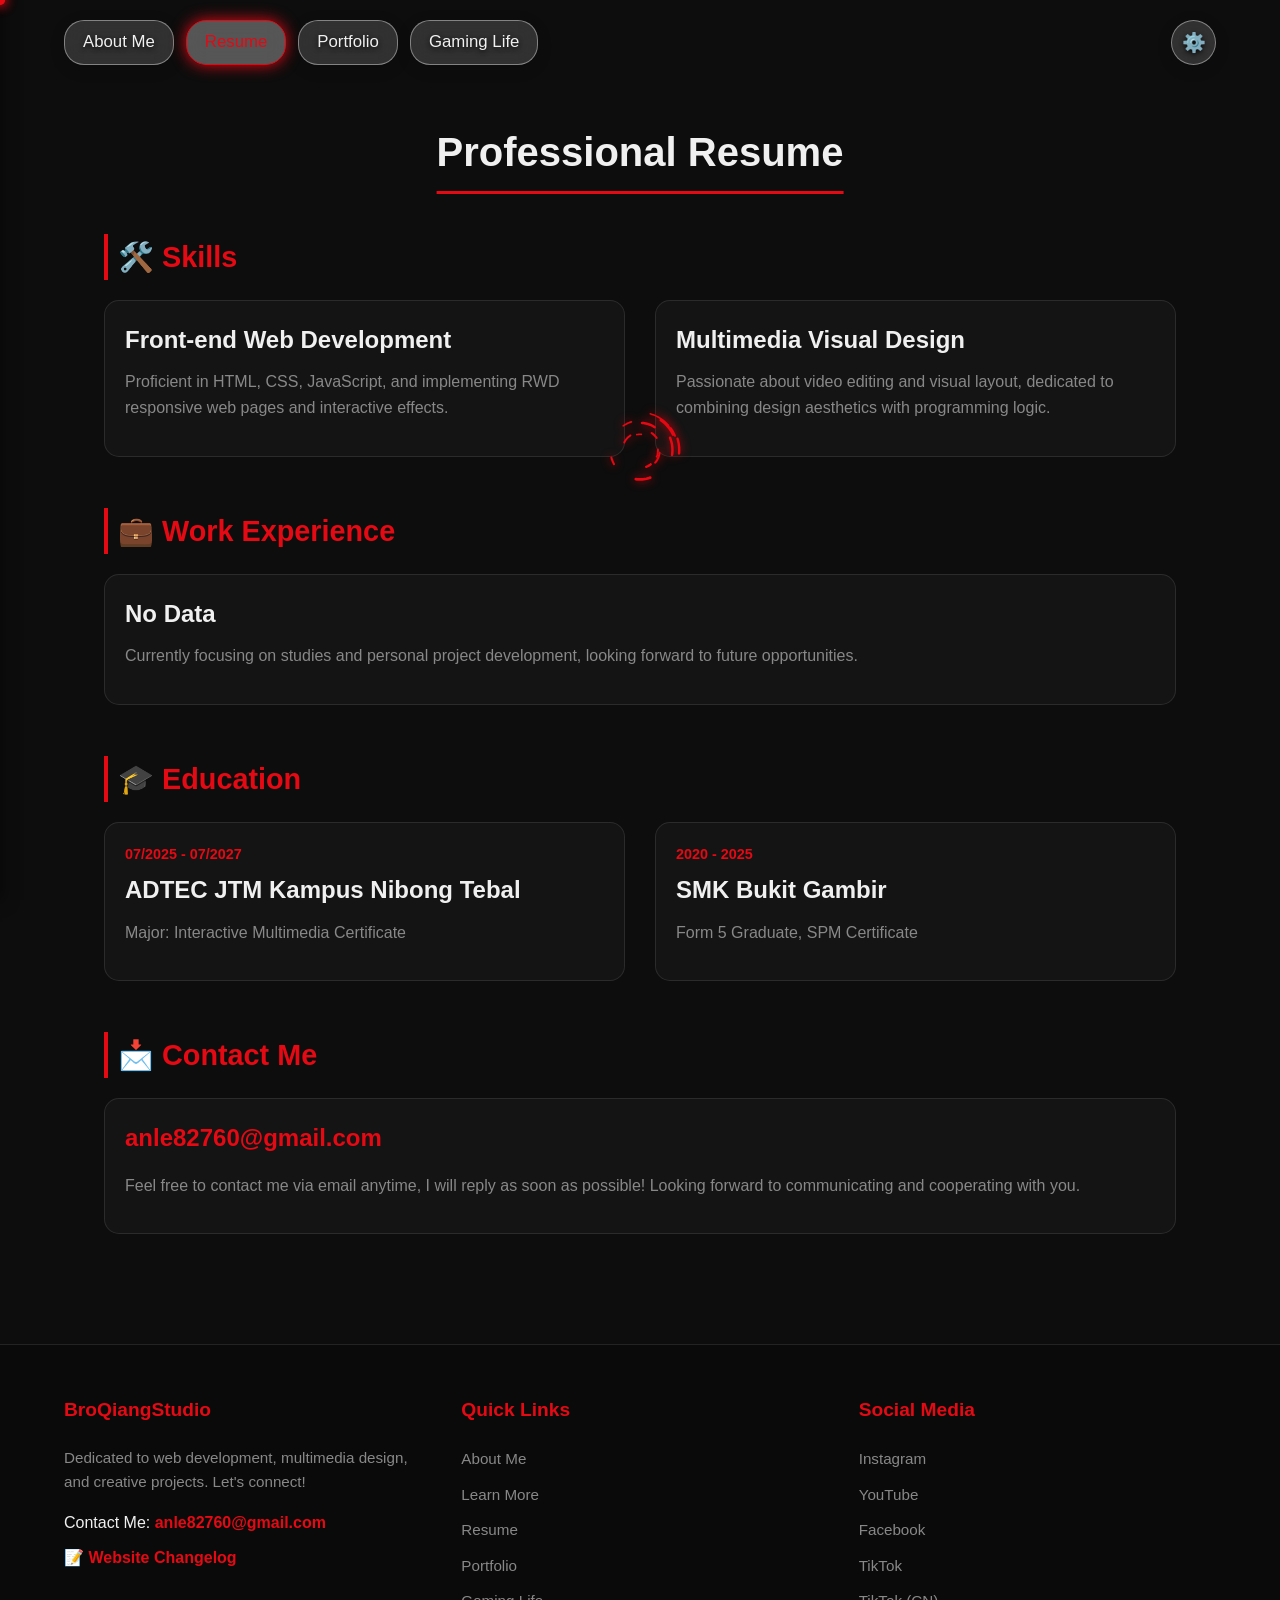
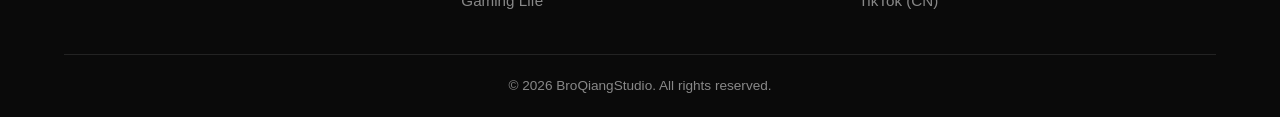
<file: resume.html>
<!DOCTYPE html>
<html lang="zh-TW" data-theme="dark">
<head>
    <meta charset="UTF-8">
    <meta name="viewport" content="width=device-width, initial-scale=1.0">
    <title data-i18n="page_title_resume">專業履歷 | BroQiangStudio</title>
    <link rel="icon" href="Pictures/ProfilePicture.jpg" type="image/jpeg">
    <link rel="stylesheet" href="style.css">
</head>
<body>
    <!-- ==================== 開屏動畫與攔截器 ==================== -->
    <div id="splash-screen">
      <div class="splash-loader"></div>
      <div class="splash-text" id="splash-text">INITIALIZING...</div>
    </div>
    <script>
      (function() {
        const savedTheme = localStorage.getItem('preferredTheme') || 'dark';
        document.documentElement.setAttribute('data-theme', savedTheme);
        const savedColor = localStorage.getItem('preferredColor') || '#e50914';
        document.documentElement.style.setProperty('--accent-color', savedColor);
        const savedPerf = localStorage.getItem('performanceMode') || 'high';
        document.documentElement.setAttribute('data-performance', savedPerf);
        document.documentElement.classList.add('splash-active');
        
        const lang = localStorage.getItem('preferredLang') || 'zh-TW';
        const splashText = document.getElementById('splash-text');
        if (splashText) {
          const isInitialized = sessionStorage.getItem('siteInitialized');
          if (!isInitialized) {
            splashText.setAttribute('data-i18n', 'initializing');
            if (lang === 'zh-TW') splashText.textContent = '系統初始化中...';
            else if (lang === 'zh-CN') splashText.textContent = '系统初始化中...';
            else if (lang === 'ms') splashText.textContent = 'MEMULAKAN...';
            else splashText.textContent = 'INITIALIZING...';
            sessionStorage.setItem('siteInitialized', 'true');
          } else {
            splashText.setAttribute('data-i18n', 'loading');
            if (lang === 'zh-TW') splashText.textContent = '載入中...';
            else if (lang === 'zh-CN') splashText.textContent = '加载中...';
            else if (lang === 'ms') splashText.textContent = 'MEMUATKAN...';
            else splashText.textContent = 'LOADING...';
          }
        }
      })();
    </script>
    <!-- ==================== 開屏動畫結束 ==================== -->

    <header class="top-bar">
        <button class="menu-btn" id="menuBtn">☰</button>
        <nav class="desktop-nav">
            <a href="index.html" data-i18n="nav_about">關於我</a>
            <a href="resume.html" class="active" data-i18n="nav_resume">專業履歷</a>
            <a href="portfolio.html" data-i18n="nav_portfolio">作品集</a>
            <a href="games.html" data-i18n="nav_games">遊戲日常</a>
        </nav>
        <div class="top-right-controls">
            <div class="settings-wrapper desktop-only">
                <button class="settings-icon-btn" id="desktopSettingsBtn">⚙️</button>
                <div class="settings-dropdown" id="desktopDropdown">
                    <select class="lang-selector">
                        <option value="zh-TW">繁體中文</option>
                        <option value="zh-CN">简体中文</option>
                        <option value="en">English</option>
                        <option value="ms">Bahasa Melayu</option>
                    </select>
                    <button class="theme-toggle-btn"><span class="theme-icon">☀️</span> <span class="theme-text">日間模式</span></button>
                    <button class="sound-toggle-btn"><span class="sound-icon">🔇</span> <span class="sound-text">聲音：靜音</span></button>
                    <button class="perf-toggle-btn"><span class="perf-icon">⚡</span> <span class="perf-text" data-i18n="perf_high">效能：極致</span></button>
                    <div class="color-picker-wrapper">
                        <span class="color-picker-title" data-i18n="color_picker_title">主題色</span>
                        <div class="color-dots">
                            <span class="color-dot" data-color="#e50914" style="background: #e50914;" title="Bugatti Red"></span>
                            <span class="color-dot" data-color="#ff9800" style="background: #ff9800;" title="Lambo Orange"></span>
                            <span class="color-dot" data-color="#00bcd4" style="background: #00bcd4;" title="Tech Blue"></span>
                            <span class="color-dot" data-color="#4caf50" style="background: #4caf50;" title="Eco Green"></span>
                        </div>
                    </div>
                    <button class="reset-btn" data-i18n="reset_btn">🔄 恢復預設</button>
                </div>
            </div>
        </div>
    </header>

    <aside class="sidebar" id="sidebar">
        <div class="sidebar-header">
            <h2 class="sidebar-title" data-i18n="sidebar_menu">選單</h2>
            <button class="close-btn" id="closeBtn">×</button>
        </div>
        <nav class="sidebar-nav">
            <a href="index.html" data-i18n="nav_about">關於我</a>
            <a href="resume.html" class="active" data-i18n="nav_resume">專業履歷</a>
            <a href="portfolio.html" data-i18n="nav_portfolio">作品集</a>
            <a href="games.html" data-i18n="nav_games">遊戲日常</a>
        </nav>
        <div class="settings-wrapper mobile-only mobile-settings">
            <div class="settings-dropdown" id="mobileDropdown">
                <select class="lang-selector">
                    <option value="zh-TW">繁體中文</option>
                    <option value="zh-CN">简体中文</option>
                    <option value="en">English</option>
                    <option value="ms">Bahasa Melayu</option>
                </select>
                <button class="theme-toggle-btn"><span class="theme-icon">☀️</span> <span class="theme-text">日間模式</span></button>
                <button class="sound-toggle-btn"><span class="sound-icon">🔇</span> <span class="sound-text">聲音：靜音</span></button>
                <button class="perf-toggle-btn"><span class="perf-icon">⚡</span> <span class="perf-text" data-i18n="perf_high">效能：極致</span></button>
                <div class="color-picker-wrapper">
                    <span class="color-picker-title" data-i18n="color_picker_title">主題色</span>
                    <div class="color-dots">
                        <span class="color-dot" data-color="#e50914" style="background: #e50914;" title="Bugatti Red"></span>
                        <span class="color-dot" data-color="#ff9800" style="background: #ff9800;" title="Lambo Orange"></span>
                        <span class="color-dot" data-color="#00bcd4" style="background: #00bcd4;" title="Tech Blue"></span>
                        <span class="color-dot" data-color="#4caf50" style="background: #4caf50;" title="Eco Green"></span>
                    </div>
                </div>
                <button class="reset-btn" data-i18n="reset_btn">🔄 恢復預設</button>
            </div>
            <button class="settings-icon-btn" id="mobileSettingsBtn">⚙️</button>
        </div>
    </aside>

    <main class="page-content">
        <h2 class="section-title" data-i18n="resume_header">專業履歷</h2>
        
        <h3 class="sub-section-title" data-i18n="resume_sec_skill">🛠️ 專業技能</h3>
        <div class="grid-container">
            <div class="card">
                <h3 data-i18n="resume_skill1_title"></h3>
                <p data-i18n="resume_skill1_desc"></p>
            </div>
            <div class="card">
                <h3 data-i18n="resume_skill2_title"></h3>
                <p data-i18n="resume_skill2_desc"></p>
            </div>
        </div>
        <br><br>

        <h3 class="sub-section-title" data-i18n="resume_sec_work">💼 工作經驗</h3>
        <div class="grid-container">
            <div class="card card-large">
                <h3 data-i18n="resume_work_title">無數據</h3>
                <p data-i18n="resume_work_desc"></p>
            </div>
        </div>
        <br><br>

        <h3 class="sub-section-title" data-i18n="resume_sec_edu">🎓 教育背景</h3>
        <div class="grid-container">
            <div class="card">
                <span class="date-text" data-i18n="resume_edu1_date"></span>
                <h3 data-i18n="resume_edu1_school"></h3>
                <p data-i18n="resume_edu1_major"></p>
            </div>
            <div class="card">
                <span class="date-text" data-i18n="resume_edu2_date"></span>
                <h3 data-i18n="resume_edu2_school"></h3>
                <p data-i18n="resume_edu2_major"></p>
            </div>
        </div>
        <br><br>

        <h3 class="sub-section-title" data-i18n="resume_sec_contact">📩 聯繫我</h3>
        <div class="grid-container">
            <div class="card card-large">
                <h3 style="margin-bottom: 15px;">
                    <a href="mailto:anle82760@gmail.com" class="btn-link" data-i18n="resume_contact_email">anle82760@gmail.com</a>
                </h3>
                <p data-i18n="resume_contact_desc"></p>
            </div>
        </div>
    </main>

    <footer class="site-footer">
        <div class="footer-container">
            <div class="footer-col">
                <h4 data-i18n="footer_title_1">BroQiangStudio</h4>
                <p data-i18n="footer_desc">致力於網頁開發、多媒體設計與創意專案。歡迎與我聯繫交流！</p>
                <div class="footer-contact">
                    <span data-i18n="footer_contact">聯繫我：</span> 
                    <a href="mailto:anle82760@gmail.com" class="footer-email">anle82760@gmail.com</a>
                </div>
                <!-- 🔥 新增的網站更新日誌按鈕 -->
                <div class="footer-contact" style="margin-top: 10px;">
                    <span>📝 </span> 
                    <a href="https://drive.google.com/drive/folders/1pMI8o289JZFcf7sja1HuuedJWDn_rJfN?usp=drive_link" target="_blank" class="footer-email" data-i18n="footer_changelog">網站更新日誌 (Changelog)</a>
                </div>
            </div>
            <div class="footer-col">
                <h4 data-i18n="footer_title_2">快速導覽</h4>
                <ul>
                    <li><a href="index.html" data-i18n="nav_about">關於我</a></li>
                    <li><a href="about-me.html" data-i18n="intro_btn">了解更多</a></li>
                    <li><a href="resume.html" data-i18n="nav_resume">專業履歷</a></li>
                    <li><a href="portfolio.html" data-i18n="nav_portfolio">作品集</a></li>
                    <li><a href="games.html" data-i18n="nav_games">遊戲日常</a></li>
                </ul>
            </div>
            <div class="footer-col">
                <h4 data-i18n="footer_title_3">社群平台</h4>
                <ul>
                    <li><a href="https://www.instagram.com/broqiang2007/" target="_blank" data-i18n="social_ig">Instagram</a></li>
                    <li><a href="https://www.youtube.com/@BroQiang2007" target="_blank" data-i18n="social_yt">YouTube</a></li>
                    <li><a href="https://www.facebook.com/profile.php?id=100078734915993" target="_blank" data-i18n="social_fb">Facebook</a></li>
                    <li><a href="https://www.tiktok.com/@broqiang2007" target="_blank" data-i18n="social_tk">TikTok</a></li>
                    <li><a href="https://v.douyin.com/iPabwSbo/" target="_blank" data-i18n="social_dy">抖音</a></li>
                </ul>
            </div>
        </div>
        <div class="footer-bottom">
            <p>&copy; 2026 BroQiangStudio. All rights reserved.</p>
        </div>
    </footer>

    <script src="script.js"></script>
</body>
</html>
</file>
<file: style.css>
/* ===== 全新：首次迎賓畫面 (Welcome Screen) ===== */
#welcome-screen {
    position: fixed;
    top: 0; 
    left: 0; 
    width: 100vw; 
    height: 100vh;
    background-color: var(--bg-color); /* 自動套用日/夜間模式底色 */
    z-index: 10000000; /* 確保在最頂層，蓋過轉圈圈畫面 */
    display: flex;
    justify-content: center;
    align-items: center;
    transition: opacity 0.8s ease, visibility 0.8s ease;
}

#welcome-screen.hidden {
    opacity: 0;
    visibility: hidden;
    pointer-events: none;
}

.welcome-text {
    color: var(--text-color);
    font-size: clamp(1.5rem, 4vw, 2.5rem); /* 自適應大小防破版 */
    font-weight: bold;
    letter-spacing: 2px;
    text-align: center;
    padding: 0 20px;
    opacity: 0;
    transform: translateY(20px);
    animation: welcomeFadeIn 1.2s cubic-bezier(0.2, 0.8, 0.2, 1) forwards 0.3s; 
}

@keyframes welcomeFadeIn {
    to { opacity: 1; transform: translateY(0); }
}

/* ===== 開屏動畫 (Splash Screen) ===== */
#splash-screen {
    position: fixed;
    top: 0; 
    left: 0; 
    width: 100vw; 
    height: 100vh;
    background-color: var(--bg-color); /* 自動套用日/夜間模式底色 */
    z-index: 9999999;
    display: flex;
    flex-direction: column;
    justify-content: center;
    align-items: center;
    transition: opacity 0.6s ease, visibility 0.6s ease;
}

#splash-screen.hidden {
    opacity: 0;
    visibility: hidden;
    pointer-events: none;
}

.splash-loader {
    width: 50px; 
    height: 50px;
    border: 4px solid var(--border-color);
    border-top: 4px solid var(--accent-color); /* 自動套用所選主題色 */
    border-radius: 50%;
    animation: spin 1s linear infinite;
    margin-bottom: 20px;
}

@keyframes spin { 
    0% { transform: rotate(0deg); } 
    100% { transform: rotate(360deg); } 
}

.splash-text {
    color: var(--accent-color); /* 自動套用所選主題色 */
    font-size: 1.2rem;
    font-weight: bold;
    letter-spacing: 2px;
    animation: pulseText 1.5s infinite alternate;
}

@keyframes pulseText { 
    0% { opacity: 0.6; } 
    100% { opacity: 1; } 
}

/* 🚀 凍結底層動畫 (防偷跑鎖定) */
html.splash-active .hero-content, 
html.splash-active .page-content,
html.splash-active .profile-pic {
    animation: none !important;
    transform: translateY(25px); /* 保持在動畫起始位置 */
    opacity: 0; /* 保持透明，直到 splash-active 被移除才開始進場 */
}

/* ===== 基礎設定 (Reset & Variables) ===== */
* {
    margin: 0;
    padding: 0;
    box-sizing: border-box;
    font-family: 'Inter', -apple-system, BlinkMacSystemFont, "Segoe UI", Roboto, Helvetica, Arial, sans-serif;
}

:root {
    --bg-color: #0d0d0d;
    --text-color: #f0f0f0;
    --text-muted: #888;
    --accent-color: #e50914; 
    --card-bg: rgba(25, 25, 25, 0.6);
    --border-color: rgba(255, 255, 255, 0.1);
}

[data-theme="light"] {
    --bg-color: #f5f5f7;
    --text-color: #1d1d1f;
    --text-muted: #6e6e73;
    --card-bg: rgba(255, 255, 255, 0.8);
    --border-color: rgba(0, 0, 0, 0.1);
}

body {
    background-color: var(--bg-color);
    color: var(--text-color);
    line-height: 1.6;
    overflow-x: hidden;
    transition: background-color 0.5s, color 0.5s;
}

/* 強制清除所有超連結的煩人底線 */
a { text-decoration: none !important; color: inherit; }

/* 全局流暢過渡動畫 */
@keyframes fadeUpIn {
    0% { opacity: 0; transform: translateY(25px); }
    100% { opacity: 1; transform: translateY(0); }
}
.hero-content, .page-content {
    animation: fadeUpIn 0.8s cubic-bezier(0.2, 0.8, 0.2, 1) forwards;
}

/* ===== 全透明頂部導覽列 (Top Bar) ===== */
.top-bar {
    position: fixed !important;
    top: 0;
    left: 0;
    width: 100%;
    padding: 20px 5%;
    display: flex;
    justify-content: space-between;
    align-items: center;
    background: transparent !important; 
    box-shadow: none !important;
    backdrop-filter: none !important;
    -webkit-backdrop-filter: none !important;
    z-index: 9999 !important; 
    pointer-events: none !important; 
}

/* 確保導覽列、按鈕、下拉選單絕對能被點擊 */
.top-bar .menu-btn,
.top-bar .desktop-nav,
.top-bar .top-right-controls,
.top-bar .settings-dropdown,
.sidebar {
    pointer-events: auto !important;
}

/* 玻璃態按鈕通用設定 */
.desktop-nav a,
.intro-btn,
.settings-icon-btn,
.menu-btn {
    background: rgba(255, 255, 255, 0.15) !important;
    backdrop-filter: blur(12px) !important;
    -webkit-backdrop-filter: blur(12px) !important;
    border: 1px solid rgba(255, 255, 255, 0.4) !important;
    box-shadow: 0 4px 15px rgba(0, 0, 0, 0.15) !important;
    color: var(--text-color) !important;
    text-shadow: 0 2px 5px rgba(0, 0, 0, 0.8);
    transition: all 0.3s ease;
    text-decoration: none !important;
}

/* 日間模式的玻璃態自動切換 */
[data-theme="light"] .desktop-nav a,
[data-theme="light"] .settings-icon-btn,
[data-theme="light"] .menu-btn {
    background: rgba(255, 255, 255, 0.65) !important;
    border: 1px solid rgba(0, 0, 0, 0.2) !important;
    color: #1d1d1f !important;
    text-shadow: none;
}

/* 獨立設定「了解更多」在日間模式下的外觀 */
[data-theme="light"] .intro-btn {
    background: rgba(255, 255, 255, 0.65) !important;
    border: 2px solid var(--accent-color) !important;
    color: #1d1d1f !important;
    text-shadow: none;
}

/* 漢堡按鈕 */
.menu-btn {
    display: none;
    width: 45px;
    height: 45px;
    border-radius: 12px;
    font-size: 1.5rem;
    align-items: center;
    justify-content: center;
    cursor: pointer;
}
.menu-btn:hover { 
    border-color: var(--accent-color) !important;
    color: var(--accent-color) !important;
    box-shadow: 0 0 15px var(--accent-color) !important;
    text-shadow: none;
}

/* 電腦版導覽連結 */
.desktop-nav {
    display: flex;
    gap: 12px; 
    align-items: center;
}
.desktop-nav a {
    font-weight: 500;
    font-size: 1.05rem;
    padding: 8px 18px;
    border-radius: 20px; 
}
.desktop-nav a:hover, .desktop-nav a.active {
    border-color: var(--accent-color) !important;
    background: rgba(255, 255, 255, 0.3) !important;
    color: var(--accent-color) !important;
    box-shadow: 0 0 15px var(--accent-color) !important;
    text-shadow: none;
}

/* 右上角控制區 */
.top-right-controls {
    display: flex;
    align-items: center;
    gap: 15px;
}

/* 了解更多 - 泡泡飄動動畫 */
@keyframes floatBubble {
    0% { transform: translateY(0px); }
    50% { transform: translateY(-6px); }
    100% { transform: translateY(0px); }
}

.intro-btn {
    padding: 10px 24px;
    border-radius: 30px;
    font-weight: 600;
    border: 2px solid var(--accent-color) !important; 
    animation: floatBubble 3s ease-in-out infinite; 
}
.intro-btn:hover {
    background: rgba(255, 255, 255, 0.3) !important;
    color: var(--accent-color) !important; 
    box-shadow: 0 0 20px var(--accent-color) !important;
    text-shadow: none;
}

/* 設定齒輪按鈕 */
.settings-wrapper { position: relative; }
.settings-icon-btn {
    width: 45px;
    height: 45px;
    border-radius: 50%;
    font-size: 1.2rem;
    cursor: pointer;
    display: flex;
    align-items: center;
    justify-content: center;
}
.settings-icon-btn:hover {
    border-color: var(--accent-color) !important;
    transform: rotate(90deg) scale(1.1);
    box-shadow: 0 0 15px var(--accent-color) !important;
    color: var(--accent-color) !important;
    text-shadow: none;
}

/* ===== 設定選單 (Settings Dropdown) ===== */
.settings-dropdown {
    position: absolute;
    top: 60px;
    right: 0;
    background: var(--bg-color);
    border: 1px solid var(--border-color);
    border-radius: 15px;
    padding: 20px;
    width: 250px;
    display: flex;
    flex-direction: column;
    gap: 15px;
    box-shadow: 0 10px 30px rgba(0,0,0,0.5);
    opacity: 0;
    visibility: hidden;
    transform: translateY(-10px);
    transition: all 0.3s ease;
    z-index: 10000;
}
.mobile-settings .settings-dropdown {
    top: auto;
    bottom: 60px;
    right: 0;
    transform: translateY(10px);
}
.settings-dropdown.active {
    opacity: 1;
    visibility: visible;
    transform: translateY(0);
}
.lang-selector {
    width: 100%;
    padding: 10px;
    background: transparent;
    color: var(--text-color);
    border: 1px solid var(--border-color);
    border-radius: 10px;
    outline: none;
    font-family: inherit;
}
.lang-selector option { background: var(--bg-color); color: var(--text-color); }
.theme-toggle-btn, .sound-toggle-btn, .perf-toggle-btn {
    width: 100%;
    background: transparent;
    color: var(--text-color);
    border: 1px solid var(--border-color);
    padding: 10px;
    border-radius: 10px;
    cursor: pointer;
    outline: none;
    text-align: left;
    transition: all 0.3s;
}
.theme-toggle-btn:hover, .sound-toggle-btn:hover, .perf-toggle-btn:hover {
    border-color: var(--text-muted);
}
.color-picker-wrapper {
    display: flex;
    flex-direction: column;
    gap: 10px;
    padding: 10px;
    border: 1px solid var(--border-color);
    border-radius: 10px;
    background: rgba(0,0,0,0.1);
}
.color-picker-title { font-size: 0.85rem; color: var(--text-muted); font-weight: bold; }
.color-dots { display: flex; justify-content: space-between; gap: 5px; }
.color-dot {
    width: 22px;
    height: 22px;
    border-radius: 50%;
    cursor: pointer;
    transition: transform 0.2s, box-shadow 0.2s;
    border: 2px solid rgba(255,255,255,0.2);
}
.color-dot:hover { transform: scale(1.1); }
.color-dot.active {
    border-color: var(--text-color);
    transform: scale(1.15);
    box-shadow: 0 0 10px var(--accent-color);
}
.reset-btn {
    width: 100%;
    background: rgba(255,255,255,0.05);
    color: var(--text-muted);
    border: 1px dashed var(--border-color);
    padding: 10px;
    border-radius: 10px;
    cursor: pointer;
    text-align: center;
    transition: all 0.3s;
    font-size: 0.9rem;
}
.reset-btn:hover {
    background: rgba(229, 9, 20, 0.2);
    color: var(--text-color);
    border-color: var(--accent-color);
}

/* ===== 手機版側邊欄 (Sidebar) ===== */
.sidebar {
    position: fixed;
    top: 0;
    left: -300px;
    width: 300px;
    height: 100dvh; 
    background: rgba(20, 20, 20, 0.6) !important; 
    backdrop-filter: blur(25px) !important;
    -webkit-backdrop-filter: blur(25px) !important;
    border-right: 1px solid rgba(255, 255, 255, 0.1);
    box-shadow: 2px 0 15px rgba(0,0,0,0.5);
    z-index: 999999 !important; /* 暴力置頂層級 */
    transition: left 0.4s cubic-bezier(0.4, 0, 0.2, 1);
    display: flex;
    flex-direction: column;
    padding: 40px 20px;
    overflow-y: auto; 
}
[data-theme="light"] .sidebar {
    background: rgba(255, 255, 255, 0.6) !important;
    border-right: 1px solid rgba(0, 0, 0, 0.1);
}

.sidebar.active { left: 0; }

/* 🔥 完美修復：側邊欄標題與打叉按鈕並列一行 */
.sidebar-header {
    display: flex;
    justify-content: space-between;
    align-items: center;
    margin-bottom: 30px;
    padding-left: 10px; 
}
.sidebar-title { 
    color: var(--text-color); 
    font-size: 1.5rem; 
    margin: 0; /* 清除預設邊距 */
}
.close-btn { 
    background: none; 
    border: none; 
    color: var(--text-color); 
    font-size: 2rem; 
    cursor: pointer; 
    padding: 0 10px; /* 增加點擊範圍防誤觸 */
    line-height: 1;
}

.sidebar-nav { display: flex; flex-direction: column; gap: 15px; flex-grow: 1; }
.sidebar-nav a {
    color: var(--text-color);
    font-size: 1.2rem;
    padding: 15px 20px;
    border-radius: 30px;
    transition: all 0.3s;
    border: 1px solid var(--border-color);
    text-decoration: none !important;
}

/* 手機側邊欄：點擊/懸停時加入專屬 LED 氛圍燈特效 */
.sidebar-nav a.active, .sidebar-nav a:hover {
    border-color: var(--accent-color);
    color: var(--accent-color);
    box-shadow: 0 0 20px var(--accent-color);
}

.mobile-settings { 
    margin-top: auto; 
    align-self: flex-end; 
    margin-bottom: 15px; 
    margin-right: 15px;  
}

.mobile-only { display: none; }
@media (max-width: 900px) {
    .desktop-nav, .desktop-only { display: none; }
    .menu-btn { display: flex !important; } 
    .mobile-only { display: block; }
}

/* ===== 首頁與頭像特效 (Hero Section) ===== */
.hero-section {
    position: relative;
    height: 100vh;
    display: flex;
    align-items: center;
    justify-content: center;
    overflow: hidden;
}
.hero-bg {
    position: absolute;
    top: 0;
    left: 0;
    width: 100%;
    height: 100%;
    z-index: 1;
    pointer-events: none !important;
}
.hero-bg video {
    width: 100%;
    height: 100%;
    object-fit: cover;
}
.hero-bg .overlay {
    position: absolute;
    top: 0;
    left: 0;
    width: 100%;
    height: 100%;
    background: linear-gradient(to bottom, rgba(13,13,13,0.3) 0%, rgba(13,13,13,0.8) 100%);
    pointer-events: none !important;
}
.hero-content {
    position: relative;
    z-index: 10 !important;
    text-align: center;
}

/* 電競賽博風：從高光到深色漸層的脈衝動畫 */
@keyframes cyberPulse {
    0% { box-shadow: 0 0 10px var(--accent-color), 0 0 20px var(--accent-color); }
    100% { box-shadow: 0 0 15px var(--accent-color), 0 0 35px var(--accent-color), 0 0 60px var(--accent-color); }
}

.profile-pic {
    width: 180px;
    height: 180px;
    border-radius: 50%;
    object-fit: cover;
    border: 4px solid var(--accent-color);
    box-shadow: 0 0 15px var(--accent-color);
    margin-bottom: 20px;
    transition: transform 0.3s ease, box-shadow 0.3s ease;
}

.profile-pic:hover, .profile-pic:active {
    transform: scale(1.05);
    animation: cyberPulse 0.8s infinite alternate ease-in-out;
}

.hero-content h1 { 
    font-size: 3.5rem; 
    margin-bottom: 10px; 
    letter-spacing: 2px; 
    color: var(--accent-color); 
    text-shadow: 0 2px 10px rgba(0,0,0,0.5); 
}

.hero-content .subtitle { 
    font-size: 1.2rem; 
    color: var(--text-muted); 
    font-weight: 300; 
    text-shadow: 0 2px 5px rgba(0,0,0,0.8); 
}
@media (max-width: 768px) {
    .hero-content h1 { font-size: 2.5rem; }
    .hero-content .subtitle { font-size: 1rem; padding: 0 20px; }
}

[data-theme="light"] .hero-content .subtitle { 
    color: #222; 
    font-weight: 600; 
    text-shadow: 0 0 15px rgba(255, 255, 255, 0.9), 0 0 30px rgba(255, 255, 255, 0.8); 
}

/* 🔥 📊 訪客統計區塊 (修復為純淨的主題色變數，不再死守紅色) */
.visitor-stats {
    display: inline-flex;
    flex-wrap: nowrap; 
    justify-content: center;
    align-items: center;
    gap: 20px;
    margin-top: 35px;
    padding: 12px 30px;
    white-space: nowrap; 
    
    background: rgba(0, 0, 0, 0.4); 
    backdrop-filter: blur(10px);
    -webkit-backdrop-filter: blur(10px);
    
    border: 1px solid rgba(255, 255, 255, 0.15); 
    box-shadow: none; 
    border-radius: 40px;
    font-size: 0.95rem;
    transition: all 0.3s ease;
    cursor: default;
}

/* 只有在滑鼠懸停時觸發光暈，完全連動所選主題色！ */
.visitor-stats:hover {
    border-color: var(--accent-color);
    box-shadow: 0 0 20px var(--accent-color), inset 0 0 10px var(--accent-color);
}

.visitor-stats .stat-item {
    display: flex;
    align-items: center;
    gap: 8px;
    color: var(--text-color);
    white-space: nowrap; 
}
.visitor-stats .divider { color: var(--border-color); }
.visitor-stats strong {
    color: var(--accent-color);
    font-family: 'Courier New', Courier, monospace;
    font-size: 1.2rem;
    font-weight: bold;
    text-shadow: 0 0 12px var(--accent-color); 
    transition: color 0.3s, text-shadow 0.3s;
}

[data-theme="light"] .visitor-stats { background: rgba(255, 255, 255, 0.7); border: 1px solid rgba(0, 0, 0, 0.1); }
[data-theme="light"] .visitor-stats:hover { border-color: var(--accent-color); box-shadow: 0 0 20px var(--accent-color); }

/* 📱 手機版排版壓縮 (🔥 加入 Clamp 動態縮放，完美解決英文過長爆框問題) */
@media (max-width: 768px) {
    .visitor-stats {
        padding: 8px 12px;
        gap: 5px;
        /* 神奇魔法：字體會根據螢幕寬度自動縮放，保證單行絕對塞得下！ */
        font-size: clamp(0.6rem, 2.8vw, 0.85rem); 
        border-radius: 30px;
        margin-top: 25px;
        max-width: 95vw; /* 給方塊多一點點呼吸空間 */
    }
    .visitor-stats strong { 
        font-size: clamp(0.7rem, 3.2vw, 1rem); 
    }
    .visitor-stats .stat-item { 
        font-size: inherit; 
        gap: 3px; 
    }
    .visitor-stats .divider {
        margin: 0 3px;
    }
}

/* ===== 內頁通用排版 (Page Content) ===== */
.page-content { padding: 120px 5% 60px; min-height: calc(100vh - 200px); max-width: 1200px; margin: 0 auto; }
.section-title { font-size: 2.5rem; text-align: center; margin-bottom: 50px; position: relative; display: inline-block; left: 50%; transform: translateX(-50%); }
.section-title::after { content: ''; position: absolute; bottom: -10px; left: 0; width: 100%; height: 3px; background: var(--accent-color); }
.sub-section-title { font-size: 1.8rem; margin-bottom: 20px; color: var(--accent-color); border-left: 4px solid var(--accent-color); padding-left: 10px; }

/* ===== 卡片系統 (Card Grid) ===== */
.grid-container { display: grid; grid-template-columns: repeat(auto-fit, minmax(300px, 1fr)); gap: 30px; }
.card {
    background: var(--card-bg); border: 1px solid var(--border-color); border-radius: 15px; padding: 20px;
    transition: transform 0.3s ease, box-shadow 0.3s ease, border-color 0.3s ease;
    backdrop-filter: blur(10px); -webkit-backdrop-filter: blur(10px); display: flex; flex-direction: column;
}
.card:hover { transform: translateY(-5px); border-color: var(--accent-color); box-shadow: 0 0 30px var(--accent-color); }
.card h3 { font-size: 1.5rem; margin-bottom: 10px; }
.card p { color: var(--text-muted); font-size: 1rem; margin-bottom: 15px; flex-grow: 1; }
.card .date-text { font-size: 0.9rem; color: var(--accent-color); display: block; margin-bottom: 5px; font-weight: bold; }
.card-large { grid-column: 1 / -1; }

.btn-link { color: var(--accent-color); font-weight: bold; display: inline-block; transition: transform 0.3s; text-decoration: none !important; }
.btn-link:hover { transform: translateX(5px); text-shadow: 0 0 5px rgba(229, 9, 20, 0.5); }

.reveal-img-wrapper { position: relative; width: 100%; padding-top: 56.25%; border-radius: 10px; overflow: hidden; margin-bottom: 15px; }
.img-front, .media-back { position: absolute; top: 0; left: 0; width: 100%; height: 100%; object-fit: cover; transition: opacity 0.5s ease, transform 0.5s ease; }
.media-back { opacity: 0; }
.card:hover .img-front { opacity: 0; transform: scale(1.05); }
.card:hover .media-back { opacity: 1; }

/* ===== 遊戲詳情頁專屬排版 (Game Detail Pages) ===== */
.game-detail-container { 
    display: flex; flex-direction: column; gap: 30px; max-width: 900px; margin: 0 auto; 
    background: var(--card-bg); border: 1px solid var(--border-color); border-radius: 20px; 
    padding: 30px; backdrop-filter: blur(10px); 
}
@media (min-width: 768px) { .game-detail-container { flex-direction: row; } }

.game-info { flex: 1; display: flex; flex-direction: column; gap: 20px; }
.game-info h3 { font-size: 2rem; color: var(--accent-color); margin-bottom: 10px; }
.game-info p { color: var(--text-color); font-size: 1.05rem; line-height: 1.8; text-align: justify; }

.download-links { display: flex; flex-wrap: wrap; gap: 15px; margin-top: auto; }
.download-links .intro-btn { 
    flex: 1; text-align: center; min-width: 140px; padding: 12px 10px; 
    font-size: 0.95rem; display: flex; justify-content: center; align-items: center; 
}

/* 遊戲詳情頁專用的隱藏影片卡片 (防拉長留白) */
.detail-image-card { 
    padding: 0 !important; border: 2px solid var(--accent-color) !important; background: transparent !important; 
    width: 100%; max-width: 400px; margin: 0 auto; box-shadow: none !important; 
    height: max-content; align-self: flex-start; 
}
.detail-image-card:hover { transform: scale(1.02) !important; box-shadow: 0 0 20px var(--accent-color) !important; }
.detail-image-card .reveal-img-wrapper { margin-bottom: 0; border-radius: 13px; }

/* ===== 內頁頁尾 (Footer) ===== */
.site-footer { background: rgba(0,0,0,0.2); border-top: 1px solid var(--border-color); padding: 50px 5% 20px; margin-top: 50px; }
[data-theme="light"] .site-footer { background: rgba(0,0,0,0.05); }
.footer-container { max-width: 1200px; margin: 0 auto; display: grid; grid-template-columns: repeat(auto-fit, minmax(250px, 1fr)); gap: 40px; margin-bottom: 30px; }
@media (max-width: 768px) { .footer-container { grid-template-columns: 1fr 1fr; gap: 20px; } .footer-col:first-child { grid-column: 1 / -1; } }
.footer-col h4 { font-size: 1.2rem; margin-bottom: 20px; color: var(--accent-color); }
.footer-col ul { list-style: none; }
.footer-col ul li { margin-bottom: 10px; }
.footer-col p { color: var(--text-muted); font-size: 0.95rem; }
.footer-col ul li a { color: var(--text-muted); font-size: 0.95rem; display: inline-block; transition: all 0.3s ease; text-decoration: none !important; }
.footer-col ul li a:hover { color: var(--accent-color); text-shadow: 0 0 10px rgba(229, 9, 20, 0.8); transform: translateX(5px); }
.footer-contact { margin-top: 15px; }
.footer-email { display: inline-block; color: var(--accent-color); font-weight: bold; transition: all 0.3s ease; text-decoration: none !important; }
.footer-email:hover { transform: translateX(5px); text-shadow: 0 0 5px rgba(229, 9, 20, 0.5); }
.footer-bottom { text-align: center; padding-top: 20px; border-top: 1px solid var(--border-color); color: var(--text-muted); font-size: 0.85rem; }

/* ===== ⚡ 效能模式控制邏輯 (回歸 雙段式切換) ===== */

/* 🔋 省電模式 (Low): 完全關閉模糊、陰影過渡與背景影片 */
[data-performance="low"] * { backdrop-filter: none !important; -webkit-backdrop-filter: none !important; }

[data-performance="low"] .hero-content,
[data-performance="low"] .page-content { animation: none !important; opacity: 1 !important; transform: none !important; }

[data-performance="low"] .profile-pic { box-shadow: none !important; animation: none !important; }

[data-performance="low"] .card:hover,
[data-performance="low"] .profile-pic:hover,
[data-performance="low"] .btn-link:hover,
[data-performance="low"] .footer-email:hover,
[data-performance="low"] .footer-col ul li a:hover,
[data-performance="low"] .sidebar-nav a.active,
[data-performance="low"] .sidebar-nav a:hover,
[data-performance="low"] .visitor-stats:hover {
    transform: none !important; box-shadow: none !important;
}

[data-performance="low"] .desktop-nav a,
[data-performance="low"] .settings-icon-btn,
[data-performance="low"] .menu-btn,
[data-performance="low"] .intro-btn,
[data-performance="low"] .visitor-stats {
    background: var(--bg-color) !important; backdrop-filter: none !important; -webkit-backdrop-filter: none !important;
    box-shadow: none !important; text-shadow: none !important; border: 1px solid var(--border-color) !important; color: var(--text-color) !important;
}

[data-performance="low"] .desktop-nav a.active { border-color: var(--accent-color) !important; color: var(--accent-color) !important; }
[data-performance="low"] .desktop-nav a:hover,
[data-performance="low"] .settings-icon-btn:hover,
[data-performance="low"] .menu-btn:hover,
[data-performance="low"] .intro-btn:hover,
[data-performance="low"] .visitor-stats:hover { border-color: var(--accent-color) !important; color: var(--accent-color) !important; }

[data-performance="low"] .intro-btn { border-color: var(--accent-color) !important; animation: none !important; }
[data-performance="low"] .visitor-stats strong { text-shadow: none !important; }
[data-performance="low"] .reveal-img-wrapper .img-front { opacity: 1 !important; transform: scale(1) !important; }
[data-performance="low"] .reveal-img-wrapper .media-back { opacity: 0 !important; display: none !important; }
[data-performance="low"] .hero-bg video { display: none !important; }
[data-performance="low"] .hero-bg { background-color: var(--bg-color); }

/* =================================================== */
/* ===== 炫酷賽博風：滑鼠點擊爆炸特效 (新增) ===== */
/* =================================================== */

/* 1. 主衝擊波 (光暈擴散) */
.cyber-ripple {
    position: fixed;
    pointer-events: none;
    top: 0; left: 0;
    width: 0; height: 0;
    border-radius: 50%;
    transform: translate(-50%, -50%);
    z-index: 99999999; /* 確保在最頂層 */
    box-shadow: 0 0 20px var(--accent-color), inset 0 0 15px var(--accent-color);
    animation: cyberShockwave 0.6s cubic-bezier(0.16, 1, 0.3, 1) forwards;
}

/* 2. 旋轉雷達虛線圈 */
.cyber-ripple::before {
    content: '';
    position: absolute;
    top: 50%; left: 50%;
    transform: translate(-50%, -50%);
    border-radius: 50%;
    border: 2px dashed var(--accent-color);
    animation: cyberRadar 0.6s linear forwards;
}

/* 3. 噴射發光粒子 */
.cyber-spark {
    position: fixed;
    pointer-events: none;
    top: 0; left: 0;
    width: 6px; height: 6px;
    background-color: var(--accent-color);
    border-radius: 50%;
    z-index: 99999999;
    box-shadow: 0 0 10px var(--accent-color), 0 0 20px var(--accent-color);
    animation: cyberSparkFly 0.6s cubic-bezier(0.16, 1, 0.3, 1) forwards;
}

/* --- 特效動畫關鍵影格 --- */
@keyframes cyberShockwave {
    0% { width: 0; height: 0; opacity: 1; background: var(--accent-color); }
    30% { background: transparent; }
    100% { width: 120px; height: 120px; opacity: 0; box-shadow: 0 0 40px var(--accent-color), inset 0 0 20px var(--accent-color); }
}
@keyframes cyberRadar {
    0% { width: 10px; height: 10px; opacity: 1; transform: translate(-50%, -50%) rotate(0deg); }
    100% { width: 90px; height: 90px; opacity: 0; transform: translate(-50%, -50%) rotate(135deg); }
}
@keyframes cyberSparkFly {
    0% { transform: translate(-50%, -50%) scale(1); opacity: 1; }
    100% { transform: translate(calc(-50% + var(--tx)), calc(-50% + var(--ty))) scale(0); opacity: 0; }
}

/* =================================================== */
/* ===== 炫酷賽博風：自定義專屬發光滑鼠游標 (新增) ===== */
/* =================================================== */

/* 1. 啟用自定義滑鼠時，強制隱藏整個網頁的原生滑鼠 */
body.custom-cursor-active, 
body.custom-cursor-active * {
    cursor: none !important;
}

/* 2. 平常狀態：發光霓虹核心點 */
.custom-cursor {
    position: fixed;
    top: 0; left: 0;
    width: 10px; height: 10px;
    background-color: var(--accent-color);
    border-radius: 50%;
    pointer-events: none; /* 絕對不阻擋任何點擊 */
    z-index: 999999999;   /* 放在整個宇宙的最上層 */
    transform: translate3d(0, 0, 0) translate(-50%, -50%);
    box-shadow: 0 0 12px var(--accent-color);
    /* 讓游標變形時有順暢的動畫過渡 */
    transition: width 0.25s cubic-bezier(0.175, 0.885, 0.32, 1.275), 
                height 0.25s cubic-bezier(0.175, 0.885, 0.32, 1.275), 
                background-color 0.2s, border 0.2s;
    display: none;
}

body.custom-cursor-active .custom-cursor {
    display: block;
}

/* 3. 懸停狀態：當滑過按鈕/連結時，變成「空心鎖定環」 */
.custom-cursor.hovering {
    width: 35px;
    height: 35px;
    background-color: transparent;
    border: 2px solid var(--accent-color);
    box-shadow: 0 0 15px var(--accent-color), inset 0 0 10px var(--accent-color);
}
</file>
